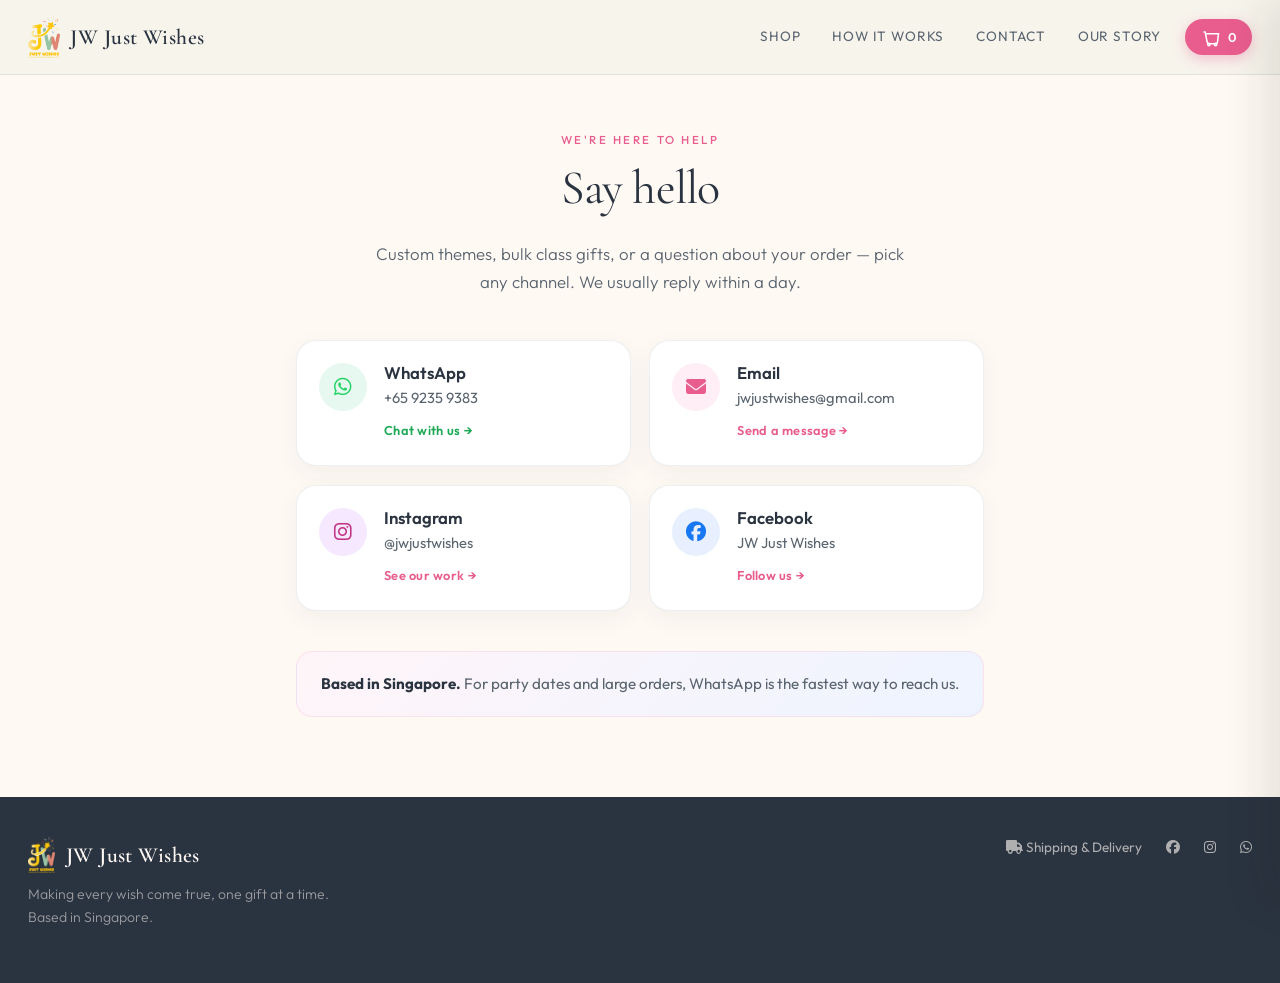
<file: contact.html>
<!DOCTYPE html>
<html lang="en">
<head>
<meta charset="UTF-8">
<meta name="viewport" content="width=device-width, initial-scale=1.0">
<title>Contact Us — JW Just Wishes</title>
<link rel="stylesheet" href="https://cdnjs.cloudflare.com/ajax/libs/font-awesome/6.5.1/css/all.min.css">
<link rel="stylesheet" href="styles.css">
<link rel="icon" type="image/png" href="images/logo.png">
</head>
<body>

<header class="nav">
  <div class="nav-inner">
    <button class="menu-toggle" id="menuToggle" aria-label="Toggle navigation">
      <span></span><span></span><span></span>
    </button>
    <a href="index.html" class="brand">
      <img src="images/NewLogo.png" alt="JW Just Wishes logo" class="brand-mark-img">
      <span class="brand-word">JW Just Wishes</span>
    </a>
    <nav class="nav-links" id="navLinks">
      <a href="shop.html">Shop</a>
      <a href="how.html">How it works</a>
      <a href="contact.html">Contact</a>
      <a href="story.html">Our Story</a>
    </nav>
    <button class="cart-toggle" id="cartToggle" aria-label="Open cart">
      <svg width="20" height="20" viewBox="0 0 24 24" fill="none" stroke="currentColor" stroke-width="1.8"><path d="M3 6h2l2.4 12.2a2 2 0 002 1.8h8.4a2 2 0 002-1.8L21 8H6"/><circle cx="9.5" cy="21" r="1.4"/><circle cx="17.5" cy="21" r="1.4"/></svg>
      <span id="cartCount">0</span>
    </button>
  </div>
</header>

<main class="contact-page">
  <div class="contact-hero">
    <p class="eyebrow">We're here to help</p>
    <h1>Say hello</h1>
    <p class="contact-lead">Custom themes, bulk class gifts, or a question about your order — pick any channel. We usually reply within a day.</p>
  </div>

  <div class="contact-grid">
    <a class="contact-tile contact-tile-wa" href="https://wa.me/6592359383" target="_blank" rel="noopener">
      <span class="contact-tile-icon"><i class="fa-brands fa-whatsapp"></i></span>
      <div class="contact-tile-body">
        <h2>WhatsApp</h2>
        <p class="contact-tile-detail">+65 9235 9383</p>
        <span class="contact-tile-cta">Chat with us →</span>
      </div>
    </a>

    <a class="contact-tile" href="mailto:jwjustwishes@gmail.com">
      <span class="contact-tile-icon"><i class="fa-solid fa-envelope"></i></span>
      <div class="contact-tile-body">
        <h2>Email</h2>
        <p class="contact-tile-detail">jwjustwishes@gmail.com</p>
        <span class="contact-tile-cta">Send a message →</span>
      </div>
    </a>

    <a class="contact-tile" href="https://instagram.com/jwjustwishes" target="_blank" rel="noopener">
      <span class="contact-tile-icon"><i class="fa-brands fa-instagram"></i></span>
      <div class="contact-tile-body">
        <h2>Instagram</h2>
        <p class="contact-tile-detail">@jwjustwishes</p>
        <span class="contact-tile-cta">See our work →</span>
      </div>
    </a>

    <a class="contact-tile" href="https://facebook.com/profile.php?id=61590632560193" target="_blank" rel="noopener">
      <span class="contact-tile-icon"><i class="fa-brands fa-facebook"></i></span>
      <div class="contact-tile-body">
        <h2>Facebook</h2>
        <p class="contact-tile-detail">JW Just Wishes</p>
        <span class="contact-tile-cta">Follow us →</span>
      </div>
    </a>
  </div>

  <div class="contact-note">
    <p><strong>Based in Singapore.</strong> For party dates and large orders, WhatsApp is the fastest way to reach us.</p>
  </div>
</main>

<footer class="site-footer">
  <div class="footer-inner">
    <div>
      <div class="brand footer-brand">
        <span class="logo-chip"><img src="images/NewLogo.png" alt="" class="brand-mark-img"></span>
        <span class="brand-word">JW Just Wishes</span>
      </div>
      <p class="footer-tag">Making every wish come true, one gift at a time.<br>Based in Singapore.</p>
    </div>
    <div class="footer-links">
  <a href="shipping.html"><i class="fa-solid fa-truck"></i> Shipping &amp; Delivery</a>
  <a href="https://facebook.com/profile.php?id=61590632560193" target="_blank" rel="noopener" aria-label="Facebook" class="icon-only-link"><i class="fa-brands fa-facebook"></i></a>
  <a href="https://instagram.com/jwjustwishes" target="_blank" rel="noopener" aria-label="Instagram" class="icon-only-link"><i class="fa-brands fa-instagram"></i></a>
  <a href="https://wa.me/6592359383" target="_blank" rel="noopener" aria-label="WhatsApp" class="icon-only-link"><i class="fa-brands fa-whatsapp"></i></a>
</div>
  </div>
</footer>

<div class="cart-overlay" id="cartOverlay"></div>
<aside class="cart-drawer" id="cartDrawer">
  <div class="cart-head">
    <h3>Your cart</h3>
    <button id="cartClose" aria-label="Close cart">&times;</button>
  </div>
  <div class="cart-items" id="cartItems"></div>
  <div class="cart-foot">
    <div class="shipping-nudge" id="shippingNudge"></div>
    <div class="cart-subtotal"><span>Subtotal</span><span id="cartSubtotal">S$0.00</span></div>
    <div class="cart-subtotal cart-shipping-row"><span>Shipping</span><span id="cartShipping">S$0.00</span></div>
    <div class="cart-subtotal cart-total-row"><span>Total</span><span id="cartTotal">S$0.00</span></div>
    <div class="discount-section">
      <div class="discount-input-group">
        <input type="text" id="discountCodeInput" placeholder="Discount code" autocomplete="off">
        <button type="button" id="applyDiscountBtn">Apply</button>
      </div>
      <p id="discountMessage" class="discount-message"></p>
    </div>
    <button class="btn btn-primary btn-block" id="checkoutBtn">Checkout</button>
    <p class="cart-note">Secure payment via HitPay.</p>
  </div>
</aside>

<script src="script.js"></script>
</body>
</html>
</file>
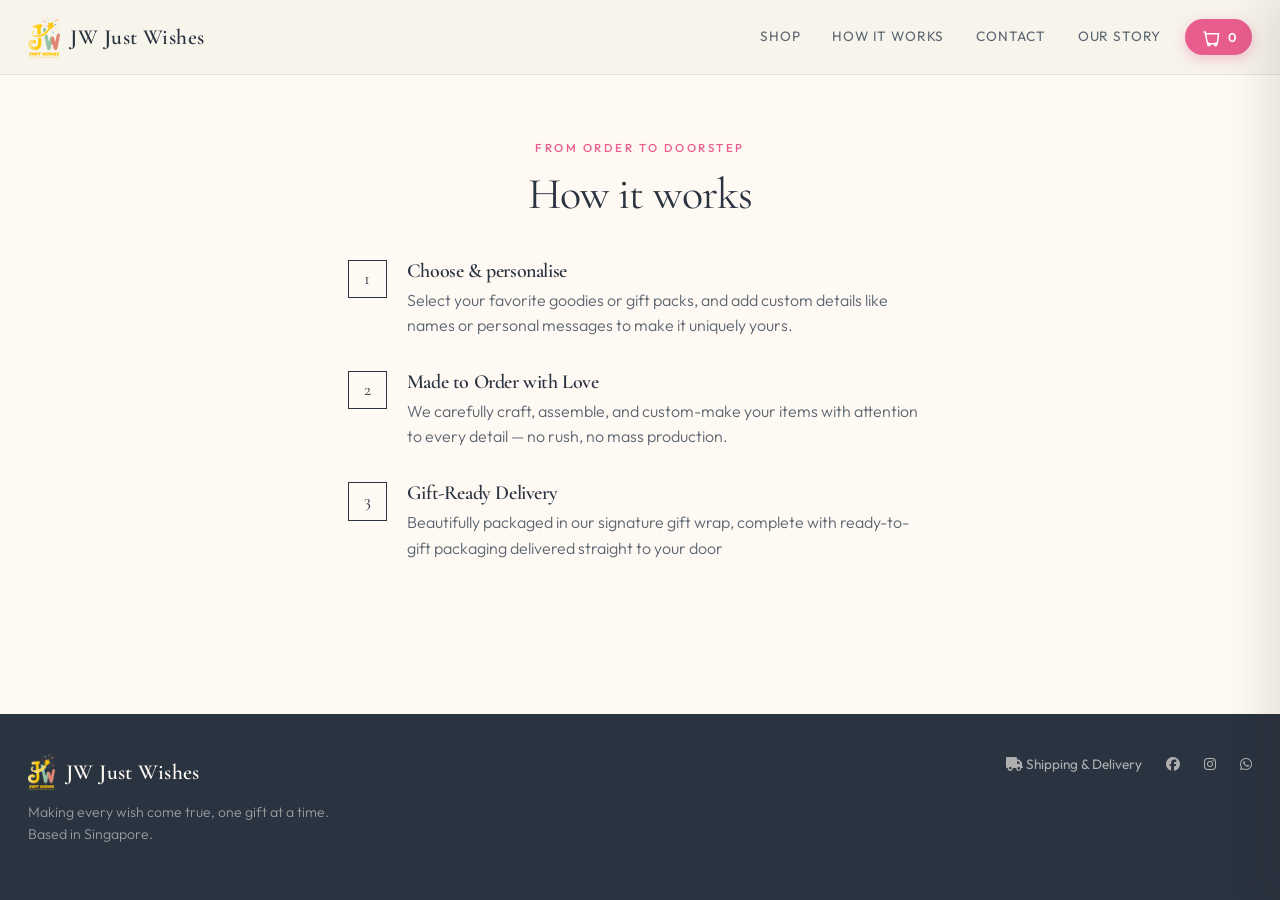
<file: how.html>
<!DOCTYPE html>
<html lang="en">
<head>
<meta charset="UTF-8">
<meta name="viewport" content="width=device-width, initial-scale=1.0">
<title>How It Works — JW Just Wishes</title>
<link rel="stylesheet" href="https://cdnjs.cloudflare.com/ajax/libs/font-awesome/6.5.1/css/all.min.css">
<link rel="preconnect" href="https://fonts.googleapis.com">
<link href="https://fonts.googleapis.com/css2?family=Fraunces:ital,opsz,wght@0,9..144,400;0,9..144,600;1,9..144,500&family=Caveat:wght@500;700&family=Inter:wght@400;500;600&display=swap" rel="stylesheet">
<link href="https://fonts.googleapis.com/css2?family=Aleo:ital,wght@0,400;0,700;1,400&display=swap" rel="stylesheet">
<link rel="stylesheet" href="styles.css">
<link rel="icon" type="image/png" href="images/logo.png">
</head>
<body>

<!-- NAV -->
<header class="nav">
  <div class="nav-inner">
    <button class="menu-toggle" id="menuToggle" aria-label="Toggle navigation">
  <span></span>
  <span></span>
  <span></span>
</button>
    <a href="index.html" class="brand">
      <img src="images/NewLogo.png" alt="JW Just Wishes logo" class="brand-mark-img">
      <span class="brand-word">JW Just Wishes</span>
    </a>
    <nav class="nav-links" id="navLinks">
      <a href="shop.html">Shop</a>
      <a href="how.html">How it works</a>
      <a href="contact.html">Contact</a>
      <a href="story.html">Our Story</a>
    </nav>
    <button class="cart-toggle" id="cartToggle" aria-label="Open cart">
      <svg width="20" height="20" viewBox="0 0 24 24" fill="none" stroke="currentColor" stroke-width="1.8"><path d="M3 6h2l2.4 12.2a2 2 0 002 1.8h8.4a2 2 0 002-1.8L21 8H6"/><circle cx="9.5" cy="21" r="1.4"/><circle cx="17.5" cy="21" r="1.4"/></svg>
      <span id="cartCount">0</span>
    </button>
  </div>
</header>

<!-- HOW IT WORKS CONTENT -->
<section class="how" id="how">
  <div class="section-head">
    <p class="eyebrow">From order to doorstep</p>
    <h2>How it works</h2>
  </div>
  <ol class="how-steps">
    <li>
      <span class="step-index">1</span>
      <div>
        <h3>Choose &amp; personalise</h3>
        <p>Select your favorite goodies or gift packs, and add custom details like names or personal messages to make it uniquely yours.</p>
      </div>
    </li>
    <li>
      <span class="step-index">2</span>
      <div>
        <h3>Made to Order with Love</h3>
        <p>We carefully craft, assemble, and custom-make your items with attention to every detail — no rush, no mass production.</p>
      </div>
    </li>
    <li>
      <span class="step-index">3</span>
      <div>
        <h3>Gift-Ready Delivery</h3>
        <p>Beautifully packaged in our signature gift wrap, complete with ready-to-gift packaging delivered straight to your door</p>
      </div>
    </li>
  </ol>
</section>

<!-- FOOTER -->
<footer class="site-footer" id="contact">
  <div class="footer-inner">
    <div>
      <div class="brand footer-brand">
        <span class="logo-chip"><img src="images/NewLogo.png" alt="JW Just Wishes logo" class="brand-mark-img"></span>
        <span class="brand-word">JW Just Wishes</span>
      </div>
      <p class="footer-tag">Making every wish come true, one gift at a time.<br>Based in Singapore.</p>
    </div>
    <div class="footer-links">
      <a href="shipping.html"><i class="fa-solid fa-truck"></i> Shipping &amp; Delivery</a>
      <a href="https://facebook.com/profile.php?id=61590632560193" target="_blank" rel="noopener" aria-label="Facebook" class="icon-only-link"><i class="fa-brands fa-facebook"></i></a>
      <a href="https://instagram.com/jwjustwishes" target="_blank" rel="noopener" aria-label="Instagram" class="icon-only-link"><i class="fa-brands fa-instagram"></i></a>
      <a href="https://wa.me/6592359383" target="_blank" rel="noopener" aria-label="WhatsApp" class="icon-only-link"><i class="fa-brands fa-whatsapp"></i></a>
    </div>
  </div>
</footer>

<!-- CART DRAWER -->
<div class="cart-overlay" id="cartOverlay"></div>
<aside class="cart-drawer" id="cartDrawer">
  <div class="cart-head">
    <h3>Your cart</h3>
    <button id="cartClose" aria-label="Close cart">&times;</button>
  </div>
  <div class="cart-items" id="cartItems"></div>
  <div class="cart-foot">
    <div class="shipping-nudge" id="shippingNudge"></div>
    <div class="cart-subtotal">
      <span>Subtotal</span>
      <span id="cartSubtotal">S$0.00</span>
    </div>
    <div class="cart-subtotal cart-shipping-row">
      <span>Shipping</span>
      <span id="cartShipping">S$0.00</span>
    </div>
    <div class="cart-subtotal cart-total-row">
      <span>Total</span>
      <span id="cartTotal">S$0.00</span>
    </div>

    <!-- 折扣码输入区域 -->
    <div class="discount-section">
      <div class="discount-input-group">
        <input type="text" id="discountCodeInput" placeholder="Discount code" autocomplete="off">
        <button type="button" id="applyDiscountBtn">Apply</button>
      </div>
      <p id="discountMessage" class="discount-message"></p>
    </div>

    <button class="btn btn-primary btn-block" id="checkoutBtn">Checkout</button>
    <p class="cart-note">Secure payment via Stripe. Personalisation confirmed at checkout.</p>
  </div>
</aside>

<script src="script.js"></script>
</body>
</html>
</file>
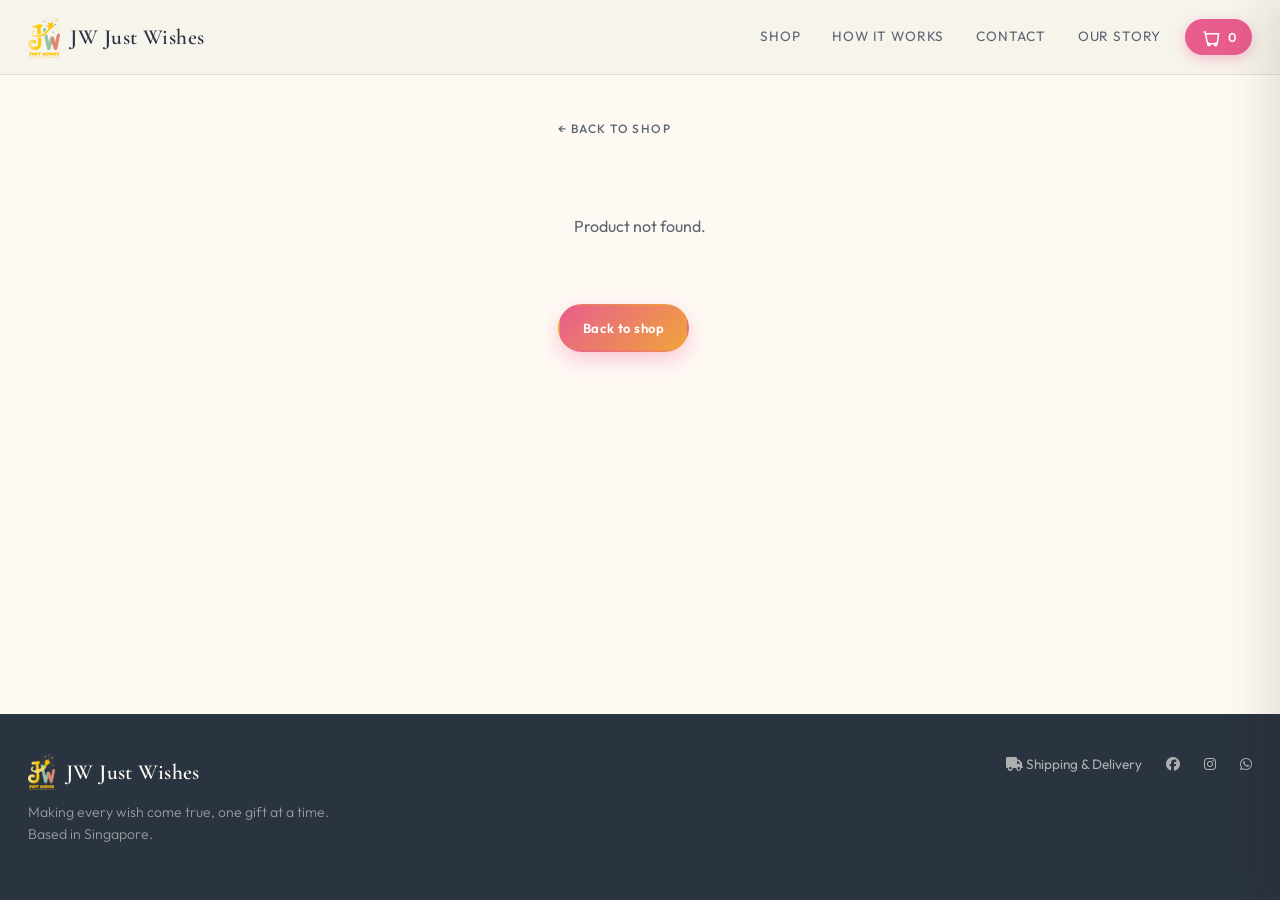
<file: product.html>
<!DOCTYPE html>
<html lang="en">
<head>
<meta charset="UTF-8">
<meta name="viewport" content="width=device-width, initial-scale=1.0">
<title>Product — JW Just Wishes</title>
<meta name="description" content="Customise your gift pack with theme, name and age.">
<link rel="stylesheet" href="https://cdnjs.cloudflare.com/ajax/libs/font-awesome/6.5.1/css/all.min.css">
<link rel="preconnect" href="https://fonts.googleapis.com">
<link href="https://fonts.googleapis.com/css2?family=Fraunces:ital,opsz,wght@0,9..144,400;0,9..144,600;1,9..144,500&family=Inter:wght@400;500;600&family=Fredoka:wght@500;600&family=Pacifico&family=Aleo:wght@400;700&display=swap" rel="stylesheet">
<link rel="stylesheet" href="styles.css">
<link rel="icon" type="image/png" href="images/logo.png">
</head>
<body>

<header class="nav">
  <div class="nav-inner">
    <button class="menu-toggle" id="menuToggle" aria-label="Toggle navigation">
      <span></span><span></span><span></span>
    </button>
    <a href="index.html" class="brand">
      <img src="images/NewLogo.png" alt="JW Just Wishes logo" class="brand-mark-img">
      <span class="brand-word">JW Just Wishes</span>
    </a>
    <nav class="nav-links" id="navLinks">
      <a href="shop.html">Shop</a>
      <a href="how.html">How it works</a>
      <a href="contact.html">Contact</a>
      <a href="story.html">Our Story</a>
    </nav>
    <button class="cart-toggle" id="cartToggle" aria-label="Open cart">
      <svg width="20" height="20" viewBox="0 0 24 24" fill="none" stroke="currentColor" stroke-width="1.8"><path d="M3 6h2l2.4 12.2a2 2 0 002 1.8h8.4a2 2 0 002-1.8L21 8H6"/><circle cx="9.5" cy="21" r="1.4"/><circle cx="17.5" cy="21" r="1.4"/></svg>
      <span id="cartCount">0</span>
    </button>
  </div>
</header>

<main class="product-page" id="productPage">
  <div class="product-page-inner">
    <a href="shop.html" class="back-to-shop">← Back to shop</a>
    <div id="productDetail">
      <p class="product-loading">Loading…</p>
    </div>
  </div>
</main>

<footer class="site-footer" id="contact">
  <div class="footer-inner">
    <div>
      <div class="brand footer-brand">
        <span class="logo-chip"><img src="images/NewLogo.png" alt="JW Just Wishes logo" class="brand-mark-img"></span>
        <span class="brand-word">JW Just Wishes</span>
      </div>
      <p class="footer-tag">Making every wish come true, one gift at a time.<br>Based in Singapore.</p>
    </div>
    <div class="footer-links">
      <a href="shipping.html"><i class="fa-solid fa-truck"></i> Shipping &amp; Delivery</a>
      <a href="https://facebook.com/profile.php?id=61590632560193" target="_blank" rel="noopener" aria-label="Facebook" class="icon-only-link"><i class="fa-brands fa-facebook"></i></a>
      <a href="https://instagram.com/jwjustwishes" target="_blank" rel="noopener" aria-label="Instagram" class="icon-only-link"><i class="fa-brands fa-instagram"></i></a>
      <a href="https://wa.me/6592359383" target="_blank" rel="noopener" aria-label="WhatsApp" class="icon-only-link"><i class="fa-brands fa-whatsapp"></i></a>
    </div>
  </div>
</footer>

<div class="cart-overlay" id="cartOverlay"></div>
<aside class="cart-drawer" id="cartDrawer">
  <div class="cart-head">
    <h3>Your cart</h3>
    <button id="cartClose" aria-label="Close cart">&times;</button>
  </div>
  <div class="cart-items" id="cartItems"></div>
  <div class="cart-foot">
    <div class="shipping-nudge" id="shippingNudge"></div>
    <div class="cart-subtotal">
      <span>Subtotal</span>
      <span id="cartSubtotal">S$0.00</span>
    </div>
    <div class="cart-subtotal cart-shipping-row">
      <span>Shipping</span>
      <span id="cartShipping">S$0.00</span>
    </div>
    <div class="cart-subtotal cart-total-row">
      <span>Total</span>
      <span id="cartTotal">S$0.00</span>
    </div>
    <div class="discount-section">
      <div class="discount-input-group">
        <input type="text" id="discountCodeInput" placeholder="Discount code" autocomplete="off">
        <button type="button" id="applyDiscountBtn">Apply</button>
      </div>
      <p id="discountMessage" class="discount-message"></p>
    </div>
    <button class="btn btn-primary btn-block" id="checkoutBtn">Checkout</button>
    <p class="cart-note">Secure payment via HitPay (PayNow / Card). Personalisation confirmed at checkout.</p>
  </div>
</aside>

<script src="script.js"></script>
</body>
</html>
</file>
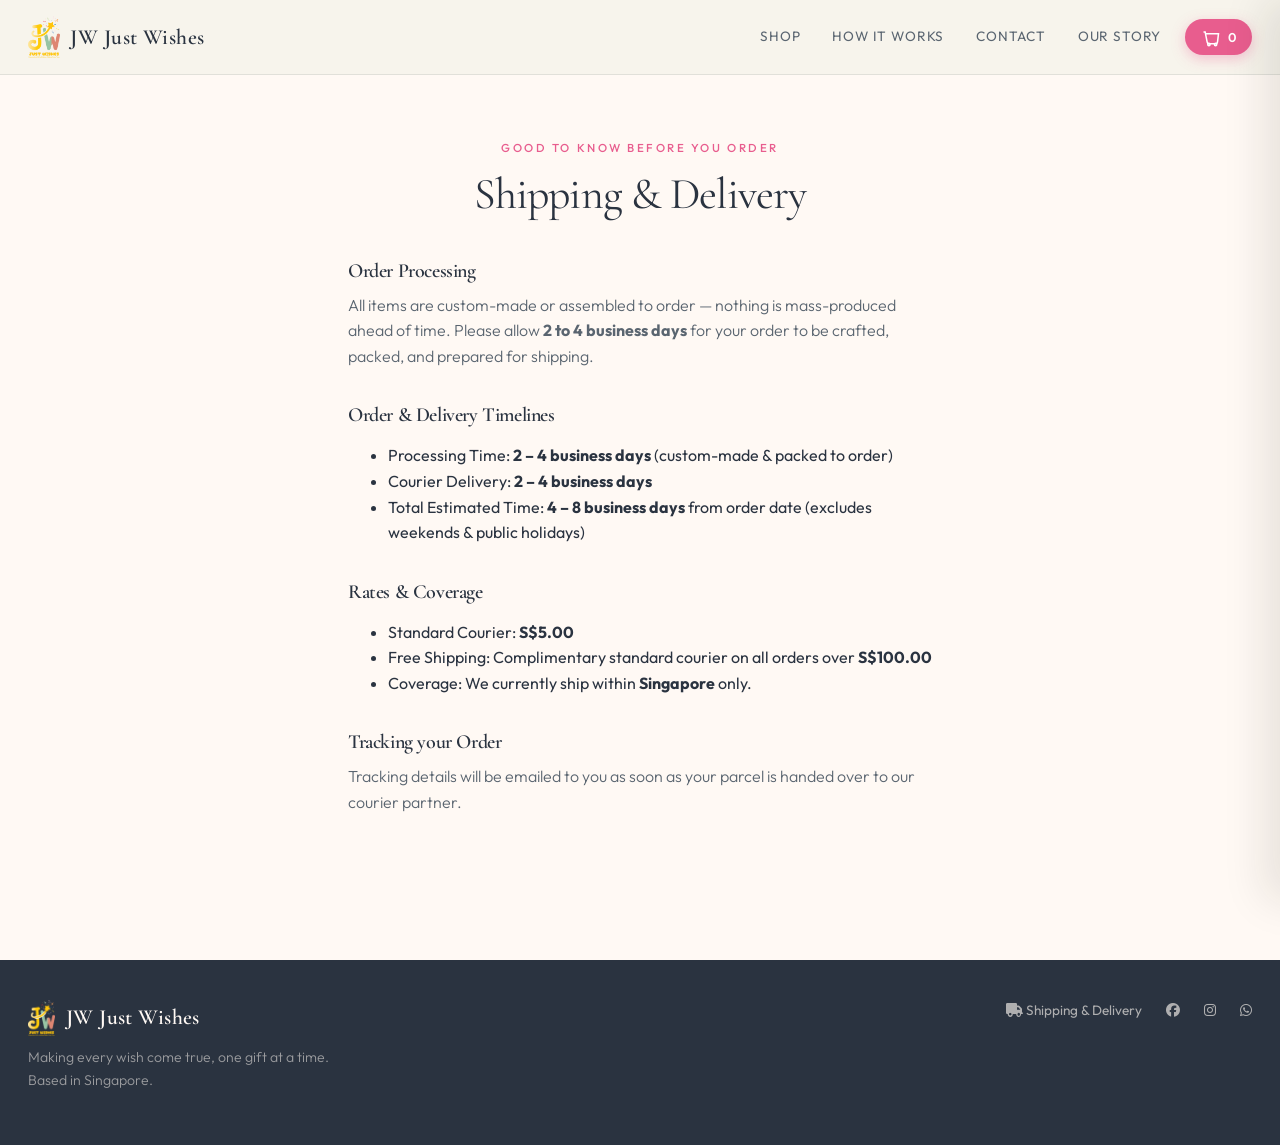
<file: shipping.html>
<!DOCTYPE html>
<html lang="en">
<head>
<meta charset="UTF-8">
<meta name="viewport" content="width=device-width, initial-scale=1.0">
<title>Shipping &amp; Delivery — JW Just Wishes</title>
<link rel="stylesheet" href="https://cdnjs.cloudflare.com/ajax/libs/font-awesome/6.5.1/css/all.min.css">
<link rel="preconnect" href="https://fonts.googleapis.com">
<link href="https://fonts.googleapis.com/css2?family=Fraunces:ital,opsz,wght@0,9..144,400;0,9..144,600;1,9..144,500&family=Caveat:wght@500;700&family=Inter:wght@400;500;600&display=swap" rel="stylesheet">
<link href="https://fonts.googleapis.com/css2?family=Aleo:ital,wght@0,400;0,700;1,400&display=swap" rel="stylesheet">
<link rel="stylesheet" href="styles.css">
<link rel="icon" type="image/png" href="images/logo.png">
</head>
<body>

<!-- NAV -->
<header class="nav">
  <div class="nav-inner">
    <button class="menu-toggle" id="menuToggle" aria-label="Toggle navigation">
  <span></span>
  <span></span>
  <span></span>
</button>
    <a href="index.html" class="brand">
      <img src="images/NewLogo.png" alt="JW Just Wishes logo" class="brand-mark-img">
      <span class="brand-word">JW Just Wishes</span>
    </a>
    <nav class="nav-links" id="navLinks">
      <a href="shop.html">Shop</a>
      <a href="how.html">How it works</a>
      <a href="contact.html">Contact</a>
      <a href="story.html">Our Story</a>
    </nav>
    <button class="cart-toggle" id="cartToggle" aria-label="Open cart">
      <svg width="20" height="20" viewBox="0 0 24 24" fill="none" stroke="currentColor" stroke-width="1.8"><path d="M3 6h2l2.4 12.2a2 2 0 002 1.8h8.4a2 2 0 002-1.8L21 8H6"/><circle cx="9.5" cy="21" r="1.4"/><circle cx="17.5" cy="21" r="1.4"/></svg>
      <span id="cartCount">0</span>
    </button>
  </div>
</header>

<!-- SHIPPING & DELIVERY CONTENT -->
<section class="how" id="shipping">
  <div class="section-head">
    <p class="eyebrow">Good to know before you order</p>
    <h2>Shipping &amp; Delivery</h2>
  </div>

  <div class="policy-content">
    <h3>Order Processing</h3>
    <p>All items are custom-made or assembled to order — nothing is mass-produced ahead of time. Please allow <strong>2 to 4 business days</strong> for your order to be crafted, packed, and prepared for shipping.</p>

    <h3>Order &amp; Delivery Timelines</h3>
    <ul class="policy-list">
      <li>Processing Time: <strong>2 – 4 business days</strong> (custom-made & packed to order)</li>
      <li>Courier Delivery: <strong>2 – 4 business days</strong></li>
      <li>Total Estimated Time: <strong>4 – 8 business days</strong> from order date (excludes weekends & public holidays)</li>
    </ul>
    
    <h3>Rates &amp; Coverage</h3>
    <ul class="policy-list">
      <li>Standard Courier: <strong>S$5.00</strong></li>
      <li>Free Shipping: Complimentary standard courier on all orders over <strong>S$100.00</strong></li>
      <li>Coverage: We currently ship within <strong>Singapore</strong> only.</li>
    </ul>

    <h3>Tracking your Order</h3>
    <p>Tracking details will be emailed to you as soon as your parcel is handed over to our courier partner.</p>
  </div>
</section>

<!-- FOOTER -->
<footer class="site-footer" id="contact">
  <div class="footer-inner">
    <div>
      <div class="brand footer-brand">
        <span class="logo-chip"><img src="images/NewLogo.png" alt="JW Just Wishes logo" class="brand-mark-img"></span>
        <span class="brand-word">JW Just Wishes</span>
      </div>
      <p class="footer-tag">Making every wish come true, one gift at a time.<br>Based in Singapore.</p>
    </div>
    <div class="footer-links">
      <a href="shipping.html"><i class="fa-solid fa-truck"></i> Shipping &amp; Delivery</a>
      <a href="https://facebook.com/profile.php?id=61590632560193" target="_blank" rel="noopener" aria-label="Facebook" class="icon-only-link"><i class="fa-brands fa-facebook"></i></a>
      <a href="https://instagram.com/jwjustwishes" target="_blank" rel="noopener" aria-label="Instagram" class="icon-only-link"><i class="fa-brands fa-instagram"></i></a>
      <a href="https://wa.me/6592359383" target="_blank" rel="noopener" aria-label="WhatsApp" class="icon-only-link"><i class="fa-brands fa-whatsapp"></i></a>
    </div>
  </div>
</footer>

<!-- CART DRAWER -->
<div class="cart-overlay" id="cartOverlay"></div>
<aside class="cart-drawer" id="cartDrawer">
  <div class="cart-head">
    <h3>Your cart</h3>
    <button id="cartClose" aria-label="Close cart">&times;</button>
  </div>
  <div class="cart-items" id="cartItems"></div>
  <div class="cart-foot">
    <div class="shipping-nudge" id="shippingNudge"></div>
    <div class="cart-subtotal">
      <span>Subtotal</span>
      <span id="cartSubtotal">S$0.00</span>
    </div>
    <div class="cart-subtotal cart-shipping-row">
      <span>Shipping</span>
      <span id="cartShipping">S$0.00</span>
    </div>
    <div class="cart-subtotal cart-total-row">
      <span>Total</span>
      <span id="cartTotal">S$0.00</span>
    </div>

<!-- 折扣码输入区域 -->
<div class="discount-section">
  <div class="discount-input-group">
    <input type="text" id="discountCodeInput" placeholder="Discount code" autocomplete="off">
    <button type="button" id="applyDiscountBtn">Apply</button>
  </div>
  <p id="discountMessage" class="discount-message"></p>
</div>

    <button class="btn btn-primary btn-block" id="checkoutBtn">Checkout</button>
    <p class="cart-note">Secure payment via Stripe. Personalisation confirmed at checkout.</p>
  </div>
</aside>

<script src="script.js"></script>
</body>
</html>
</file>
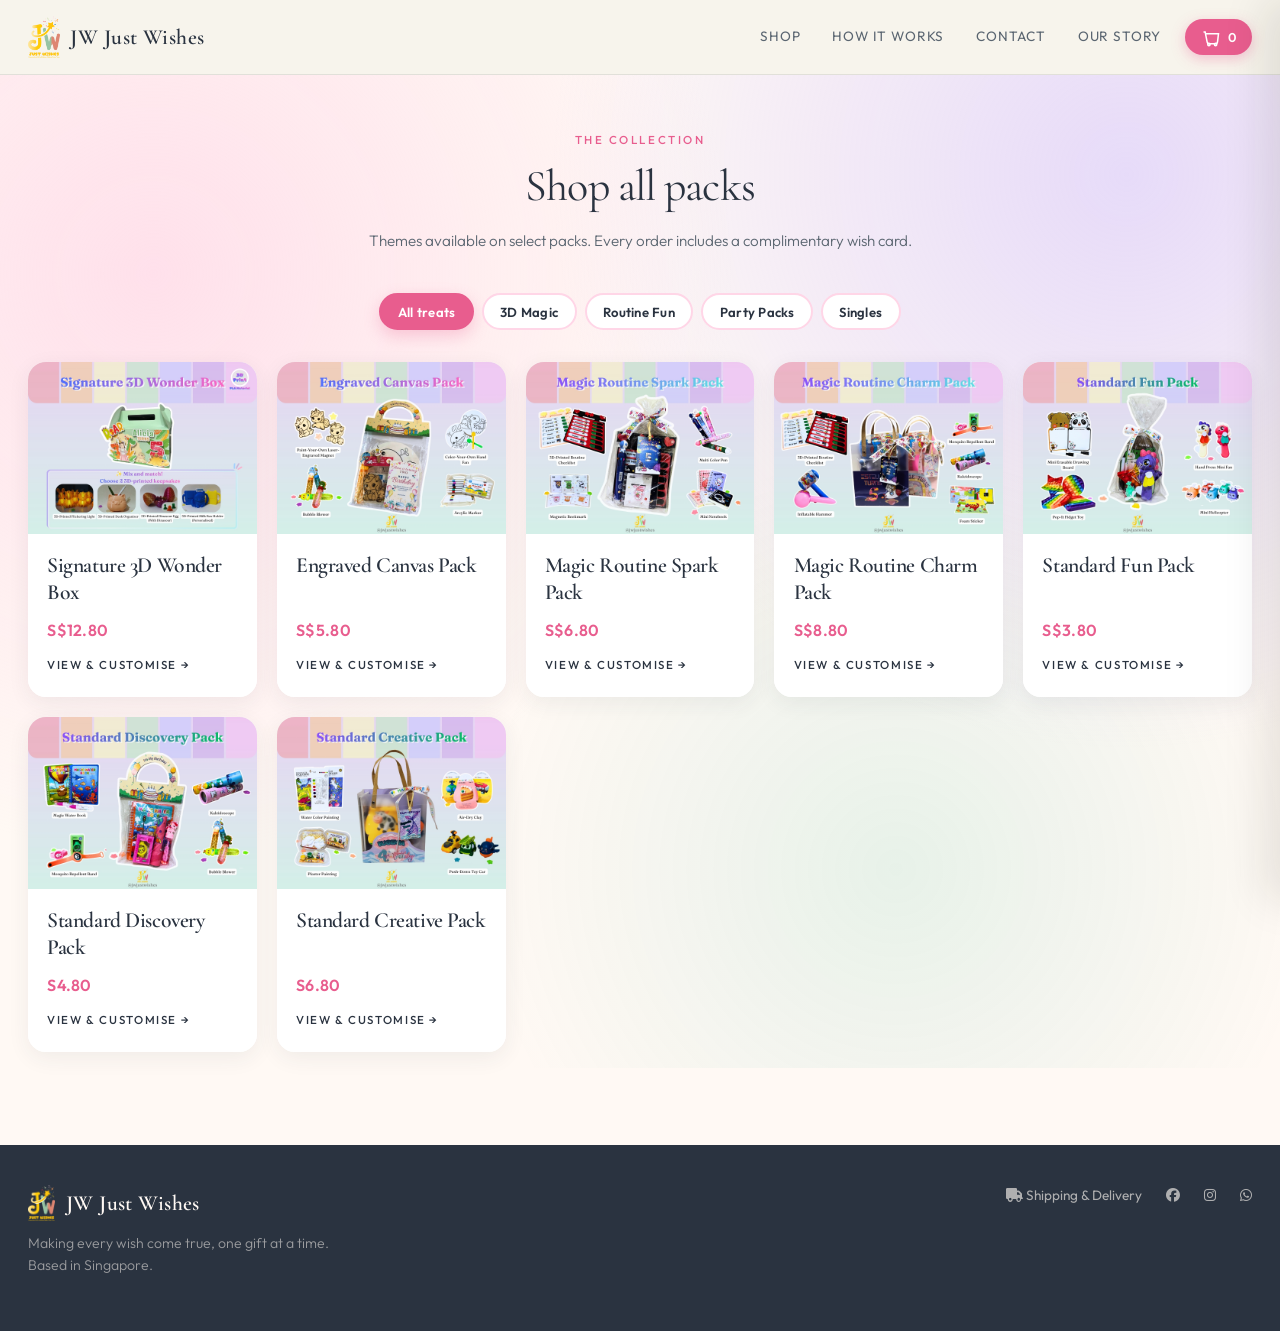
<file: shop.html>
<!DOCTYPE html>
<html lang="en">
<head>
<meta charset="UTF-8">
<meta name="viewport" content="width=device-width, initial-scale=1.0">
<title>Shop — JW Just Wishes</title>
<meta name="description" content="Browse personalised gift packs and keepsakes.">
<link rel="stylesheet" href="https://cdnjs.cloudflare.com/ajax/libs/font-awesome/6.5.1/css/all.min.css">
<link rel="stylesheet" href="styles.css">
<link rel="icon" type="image/png" href="images/logo.png">
</head>
<body>

<header class="nav">
  <div class="nav-inner">
    <button class="menu-toggle" id="menuToggle" aria-label="Toggle navigation">
      <span></span><span></span><span></span>
    </button>
    <a href="index.html" class="brand">
      <img src="images/NewLogo.png" alt="JW Just Wishes" class="brand-mark-img">
      <span class="brand-word">JW Just Wishes</span>
    </a>
    <nav class="nav-links" id="navLinks">
      <a href="shop.html">Shop</a>
      <a href="how.html">How it works</a>
      <a href="contact.html">Contact</a>
      <a href="story.html">Our Story</a>
    </nav>
    <button class="cart-toggle" id="cartToggle" aria-label="Open cart">
      <svg width="20" height="20" viewBox="0 0 24 24" fill="none" stroke="currentColor" stroke-width="1.8"><path d="M3 6h2l2.4 12.2a2 2 0 002 1.8h8.4a2 2 0 002-1.8L21 8H6"/><circle cx="9.5" cy="21" r="1.4"/><circle cx="17.5" cy="21" r="1.4"/></svg>
      <span id="cartCount">0</span>
    </button>
  </div>
</header>

<section class="shop" id="shop" style="padding-top: 3.5rem;">
  <div class="section-head">
    <p class="eyebrow">The collection</p>
    <h2>Shop all packs</h2>
    <p class="shop-note">Themes available on select packs. Every order includes a complimentary wish card.</p>
  </div>

  <div class="shop-filters" role="tablist" aria-label="Categories">
    <button type="button" class="shop-filter-pill active" data-filter-category="all" onclick="filterShop('all', this)">All treats</button>
    <button type="button" class="shop-filter-pill" data-filter-category="signature" onclick="filterShop('signature', this)">3D Magic</button>
    <button type="button" class="shop-filter-pill" data-filter-category="magic-routine" onclick="filterShop('magic-routine', this)">Routine Fun</button>
    <button type="button" class="shop-filter-pill" data-filter-category="standard" onclick="filterShop('standard', this)">Party Packs</button>
    <button type="button" class="shop-filter-pill" data-filter-category="singles" onclick="filterShop('singles', this)">Singles</button>
  </div>

  <div class="product-grid" id="productGrid"></div>
</section>
<br><br><br>

  
<footer class="site-footer">
  <div class="footer-inner">
    <div>
      <div class="brand footer-brand">
        <span class="logo-chip"><img src="images/NewLogo.png" alt="" class="brand-mark-img"></span>
        <span class="brand-word">JW Just Wishes</span>
      </div>
      <p class="footer-tag">Making every wish come true, one gift at a time.<br>Based in Singapore.</p>
    </div>
    <div class="footer-links">
  <a href="shipping.html"><i class="fa-solid fa-truck"></i> Shipping &amp; Delivery</a>
  <a href="https://facebook.com/profile.php?id=61590632560193" target="_blank" rel="noopener" aria-label="Facebook" class="icon-only-link"><i class="fa-brands fa-facebook"></i></a>
  <a href="https://instagram.com/jwjustwishes" target="_blank" rel="noopener" aria-label="Instagram" class="icon-only-link"><i class="fa-brands fa-instagram"></i></a>
  <a href="https://wa.me/6592359383" target="_blank" rel="noopener" aria-label="WhatsApp" class="icon-only-link"><i class="fa-brands fa-whatsapp"></i></a>
</div>
  </div>
</footer>

<div class="cart-overlay" id="cartOverlay"></div>
<aside class="cart-drawer" id="cartDrawer">
  <div class="cart-head">
    <h3>Your cart</h3>
    <button id="cartClose" aria-label="Close">&times;</button>
  </div>
  <div class="cart-items" id="cartItems"></div>
  <div class="cart-foot">
    <div class="shipping-nudge" id="shippingNudge"></div>
    <div class="cart-subtotal"><span>Subtotal</span><span id="cartSubtotal">S$0.00</span></div>
    <div class="cart-subtotal cart-shipping-row"><span>Shipping</span><span id="cartShipping">S$0.00</span></div>
    <div class="cart-subtotal cart-total-row"><span>Total</span><span id="cartTotal">S$0.00</span></div>
    <div class="discount-section">
      <div class="discount-input-group">
        <input type="text" id="discountCodeInput" placeholder="Discount code" autocomplete="off">
        <button type="button" id="applyDiscountBtn">Apply</button>
      </div>
      <p id="discountMessage" class="discount-message"></p>
    </div>
    <button class="btn btn-primary btn-block" id="checkoutBtn">Checkout</button>
    <p class="cart-note">Secure payment via HitPay.</p>
  </div>
</aside>

<script src="script.js"></script>
</body>
</html>
</file>
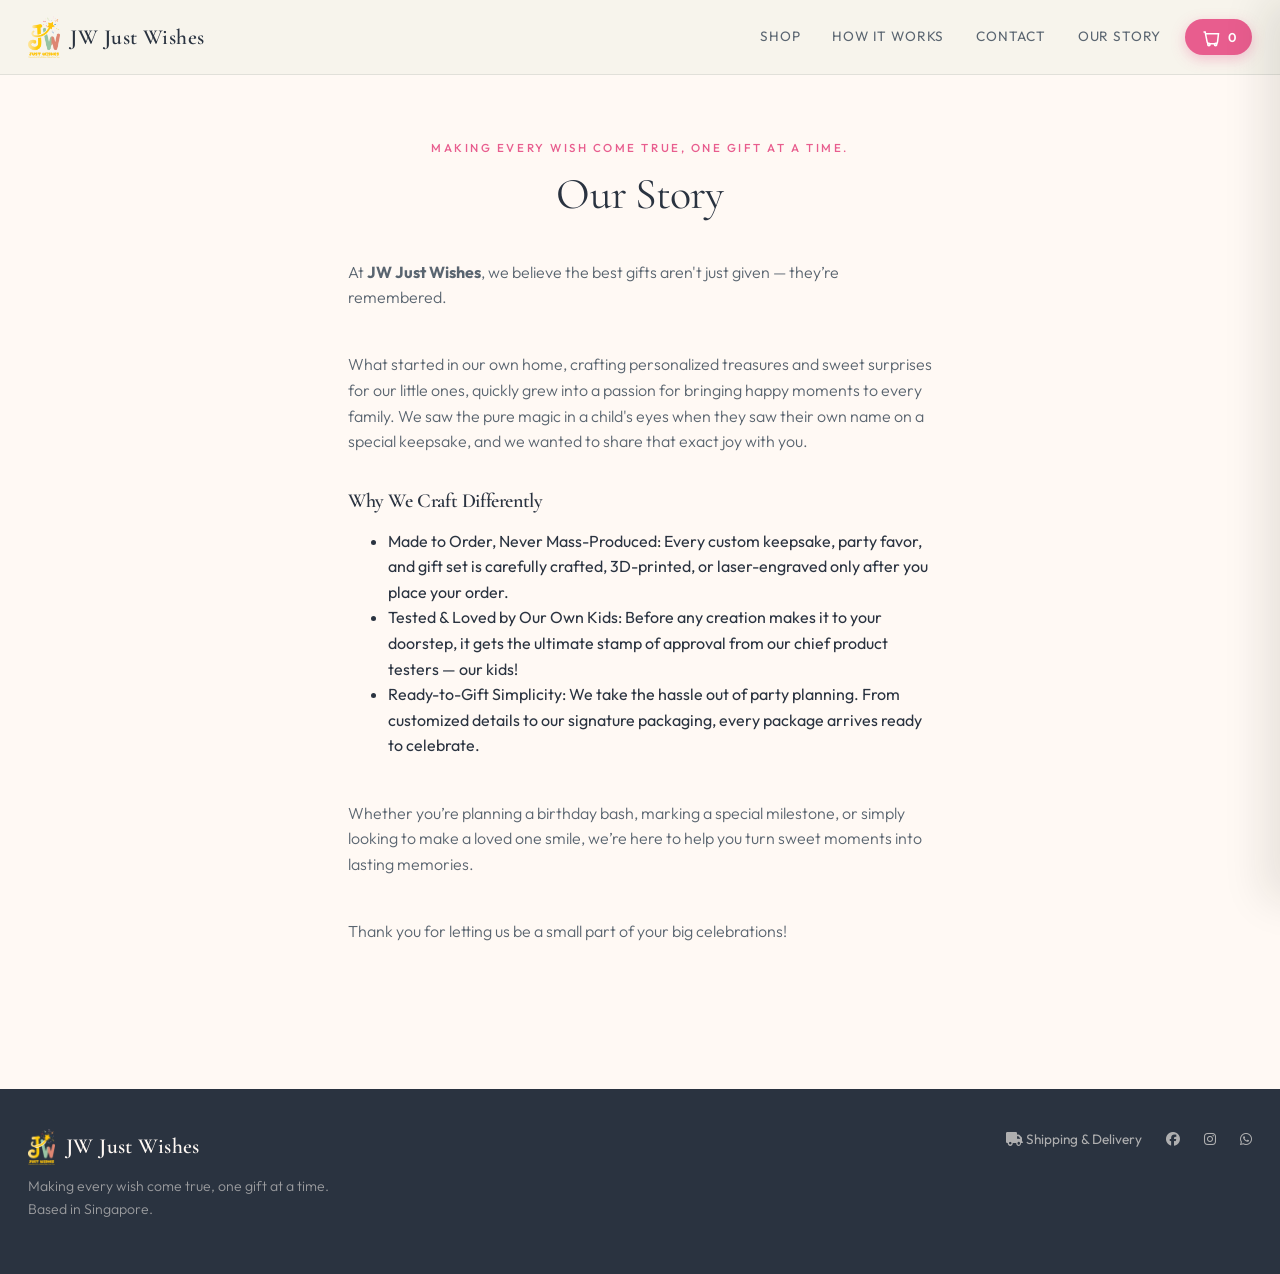
<file: story.html>
<!DOCTYPE html>
<html lang="en">
<head>
<meta charset="UTF-8">
<meta name="viewport" content="width=device-width, initial-scale=1.0">
<title>Our Story — JW Just Wishes</title>
<link rel="stylesheet" href="https://cdnjs.cloudflare.com/ajax/libs/font-awesome/6.5.1/css/all.min.css">
<link rel="preconnect" href="https://fonts.googleapis.com">
<link href="https://fonts.googleapis.com/css2?family=Fraunces:ital,opsz,wght@0,9..144,400;0,9..144,600;1,9..144,500&family=Caveat:wght@500;700&family=Inter:wght@400;500;600&display=swap" rel="stylesheet">
<link href="https://fonts.googleapis.com/css2?family=Aleo:ital,wght@0,400;0,700;1,400&display=swap" rel="stylesheet">
<link rel="stylesheet" href="styles.css">
<link rel="icon" type="image/png" href="images/logo.png">
</head>
<body>

<!-- NAV -->
<header class="nav">
  <div class="nav-inner">
    <button class="menu-toggle" id="menuToggle" aria-label="Toggle navigation">
  <span></span>
  <span></span>
  <span></span>
</button>
    <a href="index.html" class="brand">
      <img src="images/NewLogo.png" alt="JW Just Wishes logo" class="brand-mark-img">
      <span class="brand-word">JW Just Wishes</span>
    </a>
    <nav class="nav-links" id="navLinks">
      <a href="shop.html">Shop</a>
      <a href="how.html">How it works</a>
      <a href="contact.html">Contact</a>
      <a href="story.html">Our Story</a>
    </nav>
    <button class="cart-toggle" id="cartToggle" aria-label="Open cart">
      <svg width="20" height="20" viewBox="0 0 24 24" fill="none" stroke="currentColor" stroke-width="1.8"><path d="M3 6h2l2.4 12.2a2 2 0 002 1.8h8.4a2 2 0 002-1.8L21 8H6"/><circle cx="9.5" cy="21" r="1.4"/><circle cx="17.5" cy="21" r="1.4"/></svg>
      <span id="cartCount">0</span>
    </button>
  </div>
</header>


<!-- OUR STORY CONTENT -->
<section class="how" id="story">
  <div class="section-head">
    <p class="eyebrow">Making every wish come true, one gift at a time.</p>
    <h2>Our Story</h2>
  </div>

  <div class="policy-content">
    <p>At <strong>JW Just Wishes</strong>, we believe the best gifts aren't just given — they’re remembered.</p><br>
    <p>What started in our own home, crafting personalized treasures and sweet surprises for our little ones, quickly grew into a passion for bringing happy moments to every family. We saw the pure magic in a child's eyes when they saw their own name on a special keepsake, and we wanted to share that exact joy with you.</p>

    <h3>Why We Craft Differently</h3>
    <ul class="policy-list">
      <li>Made to Order, Never Mass-Produced: Every custom keepsake, party favor, and gift set is carefully crafted, 3D-printed, or laser-engraved only after you place your order.</li>
      <li>Tested & Loved by Our Own Kids: Before any creation makes it to your doorstep, it gets the ultimate stamp of approval from our chief product testers — our kids!</li>
      <li>Ready-to-Gift Simplicity: We take the hassle out of party planning. From customized details to our signature packaging, every package arrives ready to celebrate.</li>
    </ul>
    <br>
    <p>Whether you’re planning a birthday bash, marking a special milestone, or simply looking to make a loved one smile, we’re here to help you turn sweet moments into lasting memories.</p><br>
     <p>Thank you for letting us be a small part of your big celebrations!</p>
  </div>
</section>

<!-- FOOTER -->
<footer class="site-footer" id="contact">
  <div class="footer-inner">
    <div>
      <div class="brand footer-brand">
        <span class="logo-chip"><img src="images/NewLogo.png" alt="JW Just Wishes logo" class="brand-mark-img"></span>
        <span class="brand-word">JW Just Wishes</span>
      </div>
      <p class="footer-tag">Making every wish come true, one gift at a time.<br>Based in Singapore.</p>
    </div>
    <div class="footer-links">
      <a href="shipping.html"><i class="fa-solid fa-truck"></i> Shipping &amp; Delivery</a>
      <a href="https://facebook.com/profile.php?id=61590632560193" target="_blank" rel="noopener" aria-label="Facebook" class="icon-only-link"><i class="fa-brands fa-facebook"></i></a>
      <a href="https://instagram.com/jwjustwishes" target="_blank" rel="noopener" aria-label="Instagram" class="icon-only-link"><i class="fa-brands fa-instagram"></i></a>
      <a href="https://wa.me/6592359383" target="_blank" rel="noopener" aria-label="WhatsApp" class="icon-only-link"><i class="fa-brands fa-whatsapp"></i></a>
    </div>
  </div>
</footer>

<!-- CART DRAWER -->
<div class="cart-overlay" id="cartOverlay"></div>
<aside class="cart-drawer" id="cartDrawer">
  <div class="cart-head">
    <h3>Your cart</h3>
    <button id="cartClose" aria-label="Close cart">&times;</button>
  </div>
  <div class="cart-items" id="cartItems"></div>
  <div class="cart-foot">
    <div class="shipping-nudge" id="shippingNudge"></div>
    <div class="cart-subtotal">
      <span>Subtotal</span>
      <span id="cartSubtotal">S$0.00</span>
    </div>
    <div class="cart-subtotal cart-shipping-row">
      <span>Shipping</span>
      <span id="cartShipping">S$0.00</span>
    </div>
    <div class="cart-subtotal cart-total-row">
      <span>Total</span>
      <span id="cartTotal">S$0.00</span>
    </div>

    <!-- 折扣码输入区域 -->
    <div class="discount-section">
      <div class="discount-input-group">
        <input type="text" id="discountCodeInput" placeholder="Discount code" autocomplete="off">
        <button type="button" id="applyDiscountBtn">Apply</button>
      </div>
      <p id="discountMessage" class="discount-message"></p>
    </div>

    <button class="btn btn-primary btn-block" id="checkoutBtn">Checkout</button>
    <p class="cart-note">Secure payment via Stripe. Personalisation confirmed at checkout.</p>
  </div>
</aside>

<script src="script.js"></script>
</body>
</html>
</file>
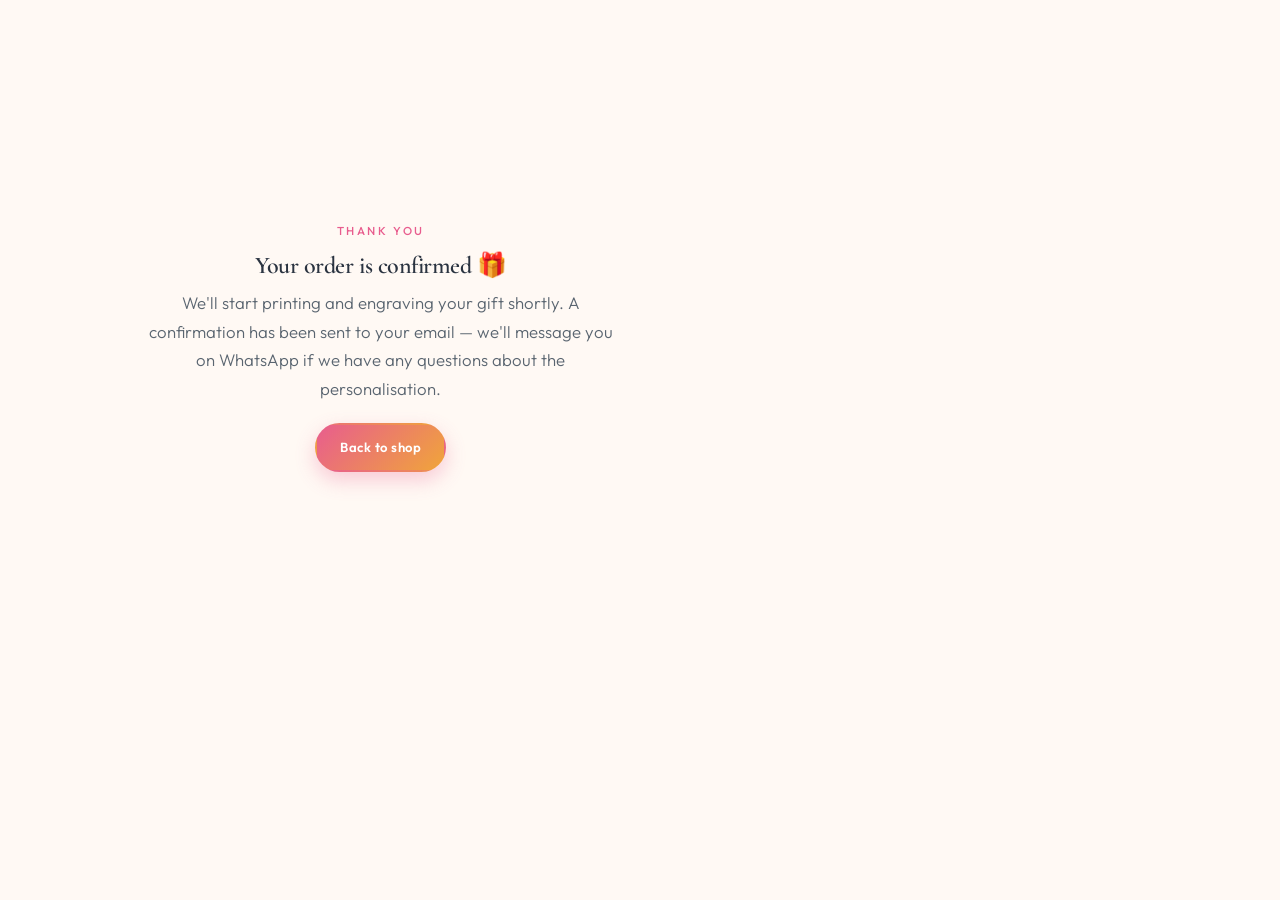
<file: success.html>
<!DOCTYPE html>
<html lang="en">
<head>
<meta charset="UTF-8">
<meta name="viewport" content="width=device-width, initial-scale=1.0">
<title>Order confirmed — JW Just Wishes</title>
<link href="https://fonts.googleapis.com/css2?family=Fraunces:wght@600&family=Inter:wght@400;500&display=swap" rel="stylesheet">
<link rel="stylesheet" href="styles.css">
</head>
<body>
  <section class="hero" style="text-align:center;">
    <div class="hero-inner" style="grid-template-columns: 1fr; justify-items:center;">
      <div>
        <p class="eyebrow">Thank you</p>
        <h1>Your order is confirmed 🎁</h1>
        <p class="lede" style="margin:0 auto;">We'll start printing and engraving your gift shortly. A confirmation has been sent to your email — we'll message you on WhatsApp if we have any questions about the personalisation.</p>
        <a href="index.html" class="btn btn-primary" style="margin-top:1.5em;">Back to shop</a>
      </div>
    </div>
  </section>
</body>
</html>
</file>
<file: styles.css>
/* ============================================================
   JW Just Wishes — Atelier edition
   Editorial gift boutique · Singapore
   ============================================================ */
@import url('https://fonts.googleapis.com/css2?family=Cormorant+Garamond:ital,wght@0,400;0,600;1,400;1,500&family=Outfit:wght@300;400;500;600&display=swap');

:root {
  --ink: #2a3340;
  --ink-soft: #5a6570;
  --paper: #fff9f4;
  --paper-2: #ffeef5;
  --card: #ffffff;
  --line: rgba(42, 51, 64, 0.1);
  --accent: #e85d8e;          /* birthday pink */
  --accent-deep: #5b8def;     /* sky blue */
  --gold: #f0a53a;            /* sunny gold */
  --sage: #3db89a;            /* mint */
  --blush: #ffd6e7;
  --lilac: #c9b6ff;
  --radius: 18px;
  --radius-lg: 24px;
  --shadow: 0 12px 32px rgba(232, 93, 142, 0.12);
  --font-display: 'Cormorant Garamond', Georgia, serif;
  --font-body: 'Outfit', system-ui, sans-serif;
  font-size: 16px;
}

*, *::before, *::after { box-sizing: border-box; }
html { scroll-behavior: smooth; height: 100%; }
body {
  margin: 0;
  min-height: 100vh;
  display: flex;
  flex-direction: column;
  background: var(--paper);
  color: var(--ink);
  font-family: var(--font-body);
  font-weight: 400;
  line-height: 1.6;
  -webkit-font-smoothing: antialiased;
}
img { max-width: 100%; display: block; }
a { color: inherit; text-decoration: none; }
button { font-family: inherit; }
h1, h2, h3 {
  font-family: var(--font-display);
  font-weight: 600;
  letter-spacing: -0.02em;
  line-height: 1.15;
  margin: 0 0 0.4em;
  color: var(--ink);
}
p { margin: 0 0 1em; }
em { font-style: italic; color: var(--accent); }

.eyebrow {
  font-family: var(--font-body);
  font-size: 0.72rem;
  font-weight: 500;
  letter-spacing: 0.22em;
  text-transform: uppercase;
  color: var(--accent);
  margin: 0 0 1em;
}

/* ---------- Nav ---------- */
.nav {
  position: sticky;
  top: 0;
  z-index: 50;
  background: rgba(247, 243, 236, 0.9);
  backdrop-filter: blur(12px);
  border-bottom: 1px solid var(--line);
  /* for mascot positioning */
}
.nav-inner {
  max-width: 1280px;
  margin: 0 auto;
  padding: 1rem 1.75rem;
  display: flex;
  align-items: center;
  gap: 1.5rem;
}
.brand {
  display: flex;
  align-items: center;
  gap: 0.65rem;
  text-decoration: none;
}
.brand-mark-img { height: 42px; width: auto; }
.brand-word {
  font-family: var(--font-display);
  font-size: 1.35rem;
  font-weight: 600;
  letter-spacing: 0.02em;
  color: var(--ink);
}
.nav-links {
  display: flex;
  gap: 2rem;
  margin-left: auto;
  list-style: none;
}
.nav-links a {
  font-size: 0.85rem;
  font-weight: 400;
  letter-spacing: 0.06em;
  text-transform: uppercase;
  color: var(--ink-soft);
  transition: color 0.2s;
}
.nav-links a:hover { color: var(--ink); }
.cart-toggle {
  display: inline-flex;
  align-items: center;
  gap: 0.4rem;
  border: none;
  background: var(--accent);
  color: #fff;
  padding: 0.5rem 1rem;
  font-size: 0.8rem;
  font-weight: 600;
  letter-spacing: 0.03em;
  border-radius: 999px;
  cursor: pointer;
  box-shadow: 0 4px 14px rgba(232, 93, 142, 0.35);
  transition: transform 0.15s, box-shadow 0.15s;
}
.cart-toggle:hover {
  transform: translateY(-2px);
  box-shadow: 0 6px 18px rgba(232, 93, 142, 0.4);
}
.menu-toggle {
  display: none;
  flex-direction: column;
  gap: 5px;
  background: none;
  border: none;
  padding: 0.4rem;
  cursor: pointer;
}
.menu-toggle span {
  display: block;
  width: 22px;
  height: 1.5px;
  background: var(--ink);
}

/* ---------- Buttons ---------- */
.btn {
  display: inline-flex;
  align-items: center;
  justify-content: center;
  padding: 0.9em 1.75em;
  border: 2px solid var(--ink);
  background: transparent;
  color: var(--ink);
  font-family: var(--font-body);
  font-size: 0.82rem;
  font-weight: 600;
  letter-spacing: 0.04em;
  text-transform: none;
  border-radius: 999px;
  cursor: pointer;
  transition: background 0.2s, color 0.2s, border-color 0.2s, transform 0.15s;
  text-decoration: none;
}
.btn:hover {
  background: var(--ink);
  color: #fff;
  transform: translateY(-2px);
}
.btn-primary {
  background: linear-gradient(135deg, #e85d8e 0%, #f0a53a 100%);
  color: #fff;
  border-color: transparent;
  box-shadow: 0 8px 20px rgba(232, 93, 142, 0.3);
}
.btn-primary:hover {
  background: linear-gradient(135deg, #d94a7c 0%, #e09530 100%);
  border-color: transparent;
  color: #fff;
}
.btn-block { width: 100%; }

/* ---------- Hero (split editorial) ---------- */
.hero {
  max-width: 1280px;
  margin: 0 auto;
  padding: 3.5rem 1.75rem 4rem;
  display: grid;
  grid-template-columns: 1fr 1fr;
  gap: 3rem;
  align-items: center;
  min-height: min(78vh, 720px);
}
.hero-copy h1 {
  font-size: clamp(2.8rem, 5.5vw, 4.2rem);
  font-weight: 400;
  line-height: 1.05;
  margin-bottom: 0.75em;
}
.hero-copy h1 em {
  font-family: var(--font-display);
  font-style: italic;
  font-weight: 400;
  color: var(--accent);
}
.lede {
  font-size: 1.05rem;
  font-weight: 300;
  color: var(--ink-soft);
  max-width: 28em;
  line-height: 1.7;
  margin-bottom: 2em;
}
.hero-actions {
  display: flex;
  flex-wrap: wrap;
  gap: 0.85rem;
}
/* 外层：霓虹光晕不裁切；内层再 overflow 裁圆角图 */
.hero-visual {
  position: relative;
  aspect-ratio: 4/5;
  border-radius: 28px;
  padding: 4px; /* 边框厚度 */
  /* 马卡龙色：粉 / 桃 / 柠 / 薄荷 / 天蓝 / 香芋 */
  background: linear-gradient(
    90deg,
    #ffb3c6,
    #ffd6a5,
    #fdffb6,
    #caffbf,
    #9bf6ff,
    #bdb2ff,
    #ffc6ff,
    #ffb3c6
  );
  background-size: 300% 100%;
  animation: neonRainbow 5s linear infinite;
  box-shadow:
    0 0 14px rgba(255, 179, 198, 0.55),
    0 0 22px rgba(155, 246, 255, 0.35),
    0 0 28px rgba(189, 178, 255, 0.28),
    0 16px 40px rgba(232, 93, 142, 0.08);
  z-index: 0;
}
.hero-visual > .hero-carousel-container {
  position: relative;
  width: 100%;
  height: 100%;
  border-radius: 24px;
  overflow: hidden;
  background: linear-gradient(160deg, #ffeef5, #e8f0ff);
  z-index: 1;
}
.hero-visual img {
  width: 100%;
  height: 100%;
  object-fit: cover;
}
.hero-visual::before { content: none; }
.hero-visual::after {
  content: "";
  position: absolute;
  inset: 14px;
  border-radius: 18px;
  border: 1px solid rgba(255, 255, 255, 0.4);
  pointer-events: none;
  z-index: 4;
}
@keyframes neonRainbow {
  0% { background-position: 0% 50%; }
  100% { background-position: 100% 50%; }
}
@media (prefers-reduced-motion: reduce) {
  .hero-visual { animation: none; }
}
/* Carousel reused inside hero-visual */
.hero-carousel-container {
  width: 100%;
  height: 100%;
  position: relative;
}
.carousel-track {
  position: relative;
  width: 100%;
  height: 100%;
}
.carousel-card {
  position: absolute;
  inset: 0;
  opacity: 0;
  /* 交叉淡入淡出：更长、更柔 */
  transition: opacity 1.35s cubic-bezier(0.4, 0, 0.2, 1);
  pointer-events: none;
  display: flex;
  flex-direction: column;
  background: var(--paper-2);
  z-index: 0;
}
.carousel-card.active {
  opacity: 1;
  z-index: 2;
  pointer-events: auto;
}
.carousel-card.prev {
  opacity: 0;
  z-index: 1; /* 退场时仍叠在下面，方便淡出 */
}
.carousel-card.next {
  opacity: 0;
  z-index: 0;
}
.carousel-card img {
  width: 100%;
  flex: 1;
  object-fit: cover;
  min-height: 0;
  transform: scale(1.03);
  transition: transform 6s ease-out;
}
.carousel-card.active img {
  transform: scale(1);
}
.carousel-card h4 {
  font-family: var(--font-body);
  font-size: 0.75rem;
  font-weight: 500;
  letter-spacing: 0.14em;
  text-transform: uppercase;
  padding: 1rem 1.25rem;
  margin: 0;
  background: var(--card);
  color: var(--ink-soft);
  opacity: 0;
  transform: translateY(6px);
  transition: opacity 0.9s ease 0.25s, transform 0.9s ease 0.25s;
}
.carousel-card.active h4 {
  opacity: 1;
  transform: translateY(0);
}
@media (prefers-reduced-motion: reduce) {
  .carousel-card,
  .carousel-card img,
  .carousel-card h4 {
    transition-duration: 0.01ms !important;
  }
}

/* ---------- Sections ---------- */
.section-head {
  max-width: 720px;
  margin: 0 auto 2.5rem;
  padding: 0 1.75rem;
  text-align: center;
}
.section-head h2 {
  font-size: clamp(2rem, 3.5vw, 2.75rem);
  font-weight: 400;
}
.shop-note {
  font-size: 0.95rem;
  font-weight: 300;
  color: var(--ink-soft);
  margin: 0.75em auto 0;
  max-width: 36em;
}

/* Features strip — clean band with soft polish */
.features-strip {
  border-top: 1px solid rgba(42, 51, 64, 0.06);
  border-bottom: 1px solid rgba(42, 51, 64, 0.06);
  background: linear-gradient(180deg, #ffffff 0%, #fff9f4 100%);
}
.features-grid {
  max-width: 1100px;
  margin: 0 auto;
  padding: 3rem 1.75rem;
  display: grid;
  grid-template-columns: repeat(3, 1fr);
  gap: 0;
}
.feature-card {
  text-align: center;
  padding: 0 1.75rem;
  background: none;
  box-shadow: none;
  border: none;
  border-radius: 0;
  position: relative;
}
/* soft vertical dividers between columns */
.feature-card:not(:last-child)::after {
  content: "";
  position: absolute;
  top: 12%;
  bottom: 12%;
  right: 0;
  width: 1px;
  background: linear-gradient(
    180deg,
    transparent 0%,
    rgba(232, 93, 142, 0.25) 20%,
    rgba(91, 141, 239, 0.25) 80%,
    transparent 100%
  );
}
.feature-icon {
  display: inline-flex;
  align-items: center;
  justify-content: center;
  width: 2.75rem;
  height: 2.75rem;
  margin: 0 auto 1rem;
  font-size: 1.35rem;
  border-radius: 50%;
  background: #ffeef5;
  line-height: 1;
}
.feature-card:nth-child(2) .feature-icon {
  background: #eef3ff;
}
.feature-card:nth-child(3) .feature-icon {
  background: #e8f7f2;
}
.feature-card h3 {
  font-family: var(--font-display);
  font-size: 1.35rem;
  font-weight: 600;
  margin: 0 0 0.45em;
  color: var(--ink);
}
.feature-card p {
  font-size: 0.9rem;
  font-weight: 400;
  color: var(--ink-soft);
  margin: 0 auto;
  line-height: 1.65;
  max-width: 22em;
}
@media (max-width: 880px) {
  .features-grid {
    grid-template-columns: 1fr;
    gap: 2rem;
    max-width: 400px;
    padding: 2.5rem 1.5rem;
  }
  .feature-card {
    padding: 0;
  }
  .feature-card:not(:last-child)::after {
    display: none;
  }
  .feature-card:not(:last-child) {
    padding-bottom: 2rem;
    border-bottom: 1px solid rgba(42, 51, 64, 0.06);
  }
}

/* ---------- Collections (playful kids filters) ---------- */
.collections-section {
  padding: 4rem 0 4.25rem;
  background:
    radial-gradient(circle at 12% 8%, rgba(255, 214, 231, 0.7) 0%, transparent 48%),
    radial-gradient(circle at 92% 18%, rgba(201, 182, 255, 0.42) 0%, transparent 46%),
    radial-gradient(circle at 48% 100%, rgba(255, 230, 184, 0.4) 0%, transparent 52%),
    radial-gradient(circle at 70% 55%, rgba(214, 245, 236, 0.25) 0%, transparent 40%),
    var(--paper);
}
.collection-cards-container {
  display: flex;
  flex-wrap: wrap;
  justify-content: center;
  gap: 0.85rem;
  padding: 0 1.5rem;
  margin-bottom: 2.25rem;
}
.collection-card {
  display: inline-flex;
  flex-direction: column;
  align-items: center;
  justify-content: center;
  gap: 0.4rem;
  min-width: 118px;
  padding: 1rem 1.15rem 0.9rem;
  border: 2.5px solid transparent;
  border-radius: 22px;
  background: var(--card);
  box-shadow: 0 8px 22px rgba(42, 51, 64, 0.07);
  cursor: pointer;
  transition: transform 0.2s ease, box-shadow 0.2s ease, border-color 0.2s ease, background 0.2s ease;
  user-select: none;
  font-family: inherit;
  color: inherit;
}
.collection-card:nth-child(1) { border-color: #ffd6e7; }
.collection-card:nth-child(2) { border-color: #cfe0ff; }
.collection-card:nth-child(3) { border-color: #d4f5ec; }
.collection-card:nth-child(4) { border-color: #ffe6b8; }

.collection-emoji {
  display: inline-flex;
  align-items: center;
  justify-content: center;
  width: 2rem;
  height: 2rem;
  line-height: 1;
}
.collection-emoji svg {
  width: 100%;
  height: 100%;
  color: var(--ink);          /* 线稿颜色 */
}
.collection-card.active .collection-emoji svg {
  color: var(--accent);       /* 选中时用粉色 */
}
.collection-name {
  font-size: 0.82rem;
  font-weight: 600;
  letter-spacing: 0.02em;
  text-transform: none;
  color: var(--ink);
}
.collection-card:hover {
  transform: translateY(-5px);
  box-shadow: 0 16px 32px rgba(42, 51, 64, 0.1);
}

.collection-card.active {
  background: linear-gradient(145deg, #fff 0%, #ffe8f2 100%);
  border-color: var(--accent);
  box-shadow: 0 12px 28px rgba(232, 93, 142, 0.22);
  transform: translateY(-2px) scale(1.04);
}
.collection-card.active .collection-name {
  color: var(--accent);
}

/* ---------- Product grid ---------- */
.shop-section,
#shop {
  padding: 4rem 0 1rem;
  background:
    radial-gradient(circle at 12% 20%, rgba(255, 214, 231, 0.7) 0%, transparent 42%),
    radial-gradient(circle at 88% 10%, rgba(201, 182, 255, 0.45) 0%, transparent 40%),
    radial-gradient(circle at 70% 80%, rgba(61, 184, 154, 0.12) 0%, transparent 35%),
    var(--paper);
}
.shop { padding: 2rem 0 5rem; }
.product-grid {
  max-width: 1280px;
  margin: 0 auto;
  padding: 0 1.75rem;
  display: grid;
  grid-template-columns: repeat(5, 1fr);
  gap: 1.25rem;
}

/* 2. 平板 / 小屏电脑 (<= 1100px)：一行 3 或 4 个（防止卡片太挤） */
@media (max-width: 1100px) {
  .product-grid {
    grid-template-columns: repeat(3, 1fr) !important;
    gap: 1rem !important;
  }
}

/* 手机端 (<= 520px)：依然保持双列 */
@media (max-width: 520px) {
  .product-grid { 
    grid-template-columns: repeat(2, 1fr) !important; 
    gap: 0.75rem !important; /* 缩小卡片间的缝隙，留出更多显示空间 */
  }
}

.product-card,
a.product-card-link {
  display: flex;
  flex-direction: column;
  background: #fff;
  border: none;
  border-radius: 18px;
  overflow: hidden;
  text-decoration: none;
  color: inherit;
  height: 100%;
  box-shadow: 0 6px 22px rgba(42, 51, 64, 0.07) !important;
  transition: transform 0.2s ease, box-shadow 0.2s ease;
}
.product-card:hover,
a.product-card-link:hover {
  transform: translateY(-4px);
  box-shadow: 0 12px 28px rgba(42, 51, 64, 0.12) !important;
}
.product-media {
  aspect-ratio: 4/3;
  background: #f3f0eb;
  overflow: hidden;
  position: relative;
  border-radius: 0;
}
.product-media img {
  width: 100%;
  height: 100%;
  object-fit: contain;
  transition: transform 0.45s ease;
}
a.product-card-link:hover .product-media img {
  transform: scale(1.03);
}
.product-body {
  padding: 1.15rem 1.2rem 1.35rem;
  display: flex;
  flex-direction: column;
  gap: 0.35rem;
  flex: 1;
  background: #fff;
}
.tag-container { min-height: 1.2em; }
.collection-label {
  display: inline-block;
  font-size: 0.68rem;
  font-weight: 600;
  letter-spacing: 0.02em;
  text-transform: none;
  color: #5c6b4f;
  background: #eae0c9;
  padding: 0.2em 0.65em;
  border-radius: 999px;
}
.product-title {
  font-family: var(--font-display);
  font-size: 1.35rem;
  font-weight: 600;
  line-height: 1.25;
  min-height: 2.5em;   /* 约等于两行，短标题也占同样高度 */
  margin: 0;
  color: var(--ink);
}
.product-price {
  font-size: 1rem;
  font-weight: 600;
  letter-spacing: 0.02em;
  color: var(--accent);
  margin: 0.35em 0 0;  /* 与标题间距固定 */
  min-height: 1.4em;    /* 可选，价钱本身高度一致 */
}
.btn-view {
  margin-top: auto;
  padding-top: 0.65em;
  font-size: 0.72rem;
  font-weight: 500;
  letter-spacing: 0.14em;
  text-transform: uppercase;
  color: var(--ink);
  border-bottom: 1px solid transparent;
  align-self: flex-start;
  transition: border-color 0.2s;
}
a.product-card-link:hover .btn-view {
  border-bottom-color: var(--ink);
}

/* Dual image carousel on cards */
.product-media-multi { cursor: pointer; user-select: none; }
.product-media-track {
  position: relative;
  width: 100%;
  height: 100%;
  aspect-ratio: 4/3;
}
.product-media-multi .product-slide {
  position: absolute;
  inset: 0;
  width: 100%;
  height: 100%;
  object-fit: cover;
  opacity: 0;
  transition: opacity 0.4s ease;
}
.product-media-multi .product-slide.is-active {
  opacity: 1;
  z-index: 1;
}
.product-media-dots {
  position: absolute;
  left: 0; right: 0; bottom: 0.75em;
  display: flex;
  justify-content: center;
  gap: 0.35em;
  z-index: 2;
  pointer-events: none;
}
.product-media-dot {
  width: 5px; height: 5px;
  border-radius: 50%;
  background: rgba(255,255,255,0.45);
}
.product-media-dot.is-active { background: #fff; }
.product-media-hint {
  position: absolute;
  top: 0.65em;
  right: 0.65em;
  z-index: 2;
  pointer-events: none;
}
.product-media-count {
  font-size: 0.65rem;
  font-weight: 500;
  letter-spacing: 0.06em;
  color: #fff;
  background: rgba(28, 25, 21, 0.55);
  padding: 0.25em 0.55em;
}
.product-media-hint-text { display: none; }

/* Shop filters */
.shop-filters {
  max-width: 1280px;
  margin: 0 auto 2rem;
  padding: 0 1.75rem;
  display: flex;
  flex-wrap: wrap;
  gap: 0.5rem;
  justify-content: center;
}
.shop-filter-pill {
  appearance: none;
  border: 2px solid #ffd6e7;
  background: #fff;
  color: var(--ink);
  font-family: var(--font-body);
  font-size: 0.82rem;
  font-weight: 600;
  letter-spacing: 0.02em;
  text-transform: none;
  padding: 0.65em 1.25em;
  border-radius: 999px;
  cursor: pointer;
  transition: background 0.2s, color 0.2s, border-color 0.2s, transform 0.15s;
}
.shop-filter-pill:hover {
  border-color: var(--accent);
  transform: translateY(-2px);
}
.shop-filter-pill.active {
  background: var(--accent);
  border-color: var(--accent);
  color: #fff;
  box-shadow: 0 6px 16px rgba(232, 93, 142, 0.28);
}

/* ---------- CTA ---------- */
.cta-banner {
  margin: 2.5rem 0 0;
  padding: 4.5rem 1.75rem;
  background: linear-gradient(135deg, #5b8def 0%, #e85d8e 55%, #f0a53a 100%);
  color: #fff;
  text-align: center;
  border-radius: 0;
}
.cta-banner .eyebrow { color: rgba(255,255,255,0.9); }
.cta-banner h2 {
  color: #fff;
  font-size: clamp(1.9rem, 3.5vw, 2.6rem);
  font-weight: 400;
  max-width: 16em;
  margin: 0 auto 0.6em;
}
.cta-banner .lede {
  color: rgba(255,255,255,0.88);
  margin: 0 auto 1.75em;
}
.cta-banner .btn-primary {
  background: #fff;
  color: var(--accent);
  border-color: #fff;
  box-shadow: 0 8px 24px rgba(0,0,0,0.12);
}
.cta-banner .btn-primary:hover {
  background: #fff5f9;
  color: var(--accent);
  border-color: #fff;
}

/* ---------- Footer ---------- */
.site-footer {
  background: var(--ink);
  color: rgba(247, 243, 236, 0.75);
  padding: 2.5rem 1.75rem;
  margin-top: auto;
}
.footer-inner {
  max-width: 1280px;
  margin: 0 auto;
  display: flex;
  flex-wrap: wrap;
  justify-content: space-between;
  gap: 2rem;
  align-items: flex-start;
}
.footer-brand .brand-word { color: var(--paper); }
.footer-tag {
  font-size: 0.88rem;
  font-weight: 300;
  margin-top: 0.75em;
  line-height: 1.6;
  color: rgba(247, 243, 236, 0.55);
}
.footer-links {
  display: flex;
  gap: 1.5rem;
  align-items: center;
}
.footer-links a {
  font-size: 0.85rem;
  color: rgba(247, 243, 236, 0.65);
  transition: color 0.2s;
}
.footer-links a:hover { color: var(--paper); }
.icon-only-link { font-size: 1.15rem; }

/* ---------- Product detail ---------- */
.product-page {
  max-width: 1200px;
  margin: 0 auto;
  padding: 2.5rem 1.75rem 5rem;
}
.back-to-shop {
  display: inline-block;
  margin-bottom: 1.75rem;
  font-size: 0.75rem;
  font-weight: 500;
  letter-spacing: 0.12em;
  text-transform: uppercase;
  color: var(--ink-soft);
}
.back-to-shop:hover { color: var(--ink); }
.product-detail-layout {
  display: grid;
  grid-template-columns: 1fr 1fr;
  gap: 3.5rem;
  align-items: start;
}
.product-detail-media img {
  height: 100%;
  width: 100%;
  aspect-ratio: 4/3;
  object-fit: contain;
  background: var(--paper-2);
}
.product-detail-info h1 {
  font-size: clamp(1.9rem, 3vw, 2.5rem);
  font-weight: 400;
  margin-bottom: 0.35em;
}
.product-detail-price {
  font-size: 1.1rem;
  font-weight: 400;
  letter-spacing: 0.04em;
  color: var(--ink-soft);
  margin-bottom: 1.25em;
}
.product-desc {
  font-size: 0.95rem;
  font-weight: 300;
  color: var(--ink-soft);
  line-height: 1.7;
}
.product-form {
  margin-top: 2rem;
  padding-top: 1.75rem;
  border-top: 1px solid var(--line);
}
.field-row {
  display: flex;
  flex-direction: column;
  gap: 0.4em;
  margin-bottom: 1.25em;
}
.field-row label {
  font-size: 0.72rem;
  font-weight: 500;
  letter-spacing: 0.12em;
  text-transform: uppercase;
  color: var(--ink-soft);
}
.field-row input,
.field-row textarea {
  padding: 0.75em 0.9em;
  border: 1px solid var(--line);
  border-radius: 0;
  background: var(--card);
  font-family: var(--font-body);
  font-size: 0.95rem;
  color: var(--ink);
  width: 100%;
  transition: border-color 0.15s;
}
.field-row input:focus,
.field-row textarea:focus {
  outline: none;
  border-color: var(--ink);
}
.field-helper {
  font-size: 0.78rem;
  font-weight: 300;
  color: var(--ink-soft);
  margin: 0;
  line-height: 1.45;
}

/* Theme text options */
.theme-options {
  display: flex;
  flex-wrap: wrap;
  gap: 0.45rem;
  margin-top: 0.25em;
}
.theme-option { cursor: pointer; margin: 0; }
.theme-option input {
  position: absolute;
  opacity: 0;
  pointer-events: none;
}
.theme-card {
  display: inline-flex;
  align-items: center;
  justify-content: center;
  padding: 0.7em 1.15em;
  border: 2px solid #ffd6e7;
  border-radius: 999px;
  background: #fff;
  font-size: 0.85rem;
  font-weight: 600;
  letter-spacing: 0.02em;
  color: var(--ink);
  transition: background 0.15s, border-color 0.15s, color 0.15s, transform 0.15s;
}
.theme-option input:checked + .theme-card {
  background: var(--accent);
  border-color: var(--accent);
  color: #fff;
  transform: scale(1.05);
}
.theme-option:hover .theme-card { border-color: var(--ink); }

/* Name card preview */
.name-card-preview { margin: 0.5em 0 1.5em; }
.preview-label {
  font-size: 0.7rem;
  font-weight: 500;
  letter-spacing: 0.14em;
  text-transform: uppercase;
  color: var(--ink-soft);
  margin: 0 0 0.6em;
}
.theme-image-preview .theme-preview-frame {
  position: relative;
  max-width: 280px;
  border: 1px solid var(--line);
  background: #eee;
  box-shadow: var(--shadow);
}
.theme-preview-frame > img#themePreviewImg {
  width: 100%;
  display: block;
}
.theme-preview-frame .preview-name-wrap {
  position: absolute;
  width: 88%;
  max-width: 260px;
  pointer-events: none;
  z-index: 2;
  transform: translate(-50%, -50%);
}
.theme-preview-frame .preview-name-svg {
  width: 100%;
  height: auto;
  display: block;
  overflow: visible;
}
.theme-preview-frame .preview-name-text,
.theme-preview-frame .preview-name-text textPath {
  fill: #fff;
  font-size: 38px;
  font-weight: 700;
  filter: drop-shadow(0 1px 3px rgba(0,0,0,.45));
}
.theme-preview-frame .preview-name-straight {
  margin: 0;
  text-align: center;
  font-family: var(--font-display);
  font-size: 23px;
  font-weight: 600;
  color: #1a1a1a;
  line-height: 1.2;
}
.theme-preview-frame .preview-name-svg[hidden],
.theme-preview-frame .preview-name-straight[hidden] {
  display: none !important;
}
.theme-preview-frame .preview-age {
  position: absolute;
  margin: 0;
  font-family: var(--font-display);
  font-weight: 700;
  color: #fff;
  text-shadow: 0 1px 4px rgba(0,0,0,.5);
  text-align: center;
  z-index: 2;
  pointer-events: none;
}
.theme-preview-frame .preview-age-img {
  position: absolute;
  top: 58%;
  left: 50%;
  transform: translate(-50%, -50%);
  max-width: 36%;
  max-height: 26%;
  object-fit: contain;
  z-index: 2;
  pointer-events: none;
}
.preview-age-img[hidden],
.preview-age[hidden],
.bag-preview-age-img[hidden],
.bag-preview-age[hidden] {
  display: none !important;
}

/* Bag preview */
.bag-preview { margin: 1em 0 1.5em; }
.bag-flip-scene {
  perspective: 1000px;
  max-width: 240px;
  margin: 0.5em 0 0.75em;
}
.bag-flip-card {
  position: relative;
  width: 100%;
  aspect-ratio: 3/4;
  transform-style: preserve-3d;
  transition: transform 0.55s ease;
}
.bag-flip-card.is-flipped { transform: rotateY(180deg); }
.bag-face {
  position: absolute;
  inset: 0;
  backface-visibility: hidden;
  overflow: hidden;
  border: 1px solid var(--line);
  background: var(--paper-2);
}
.bag-face img { width: 100%; height: 100%; object-fit: cover; }
.bag-face-back { transform: rotateY(180deg); }
.bag-face-front { position: relative; }
.bag-name-overlay {
  position: absolute;
  left: 0; right: 0; top: 42%;
  display: flex;
  flex-direction: column;
  align-items: center;
  pointer-events: none;
  z-index: 2;
  text-align: center;
  padding: 0 0.6em;
}
.bag-preview-name,
.bag-preview-age {
  font-family: var(--font-display);
  font-weight: 700;
  color: #fff;
  text-shadow: 0 1px 4px rgba(0,0,0,.5);
  margin: 0;
}
.btn-flip-bag {
  display: inline-block;
  padding: 0.5em 1.1em;
  border: 1px solid var(--ink);
  background: transparent;
  font-size: 0.75rem;
  font-weight: 500;
  letter-spacing: 0.1em;
  text-transform: uppercase;
  cursor: pointer;
}
.btn-flip-bag:hover {
  background: var(--ink);
  color: var(--paper);
}

/* Choose options / multi name */
.choose-options-list {
  display: flex;
  flex-direction: column;
  gap: 0.4em;
}
.choose-option {
  display: flex;
  align-items: center;
  justify-content: flex-start;
  gap: 0.75em;
  padding: 0.7em 0.9em;
  border: 1px solid var(--line);
  background: var(--card);
  font-size: 0.9rem;
  cursor: pointer;
  text-align: left;
}
.choose-option input[type="checkbox"] {
  width: auto;          /* 覆盖 .field-row input 的 width:100% */
  height: 1.1em;
  margin: 0;
  padding: 0;
  flex-shrink: 0;
  border: none;
  appearance: auto;
  -webkit-appearance: checkbox;
}
.choose-option span {
  flex: 1;
  text-align: left;
  line-height: 1.35;
}
.choose-option:has(input:checked) {
  border-color: var(--ink);
  background: rgba(28, 25, 21, 0.04);
}

/* ---------- Cart drawer ---------- */
.cart-overlay {
  position: fixed;
  inset: 0;
  background: rgba(28, 25, 21, 0.35);
  opacity: 0;
  pointer-events: none;
  transition: opacity 0.25s;
  z-index: 60;
}
.cart-overlay.open { opacity: 1; pointer-events: auto; }
.cart-drawer {
  position: fixed;
  top: 0; right: 0;
  height: 100%;
  width: 400px;
  max-width: 94vw;
  background: var(--paper);
  z-index: 70;
  transform: translateX(100%);
  transition: transform 0.3s ease;
  display: flex;
  flex-direction: column;
  box-shadow: -16px 0 40px rgba(28, 25, 21, 0.1);
}
.cart-drawer.open { transform: translateX(0); }
.cart-head {
  display: flex;
  align-items: center;
  justify-content: space-between;
  padding: 1.35rem 1.5rem;
  border-bottom: 1px solid var(--line);
}
.cart-head h3 {
  margin: 0;
  font-size: 1.4rem;
  font-weight: 400;
}
.cart-head button {
  background: none;
  border: none;
  font-size: 1.5rem;
  cursor: pointer;
  color: var(--ink-soft);
  line-height: 1;
}
.cart-items {
  flex: 1;
  overflow-y: auto;
  padding: 1rem 1.5rem;
}
.cart-item {
  display: flex;
  justify-content: space-between;
  gap: 0.8em;
  padding: 1rem 0;
  border-bottom: 1px solid var(--line);
}
.cart-item-name {
  font-family: var(--font-display);
  font-size: 1.1rem;
  font-weight: 600;
}
.cart-personalise {
  display: block;
  font-size: 0.78rem;
  color: var(--ink-soft);
  margin: 0.25em 0;
}
.cart-item-price {
  font-size: 0.85rem;
  color: var(--ink-soft);
}
.cart-item-controls {
  display: flex;
  align-items: center;
  gap: 0.35em;
}
.qty-btn {
  width: 28px; height: 28px;
  border: 1px solid var(--line);
  background: var(--card);
  cursor: pointer;
  font-size: 1rem;
}
.qty-num { min-width: 22px; text-align: center; font-size: 0.9rem; }
.remove-btn {
  background: none;
  border: none;
  color: #a33;
  cursor: pointer;
  font-size: 1rem;
  margin-left: 0.25em;
}
.cart-foot {
  padding: 1.25rem 1.5rem 1.75rem;
  border-top: 1px solid var(--line);
}
.cart-subtotal {
  display: flex;
  justify-content: space-between;
  font-size: 0.9rem;
  margin-bottom: 0.55em;
}
.cart-total-row {
  font-size: 1.05rem;
  font-weight: 500;
  padding-top: 0.65em;
  border-top: 1px solid var(--line);
  margin-top: 0.35em;
}
.cart-note {
  font-size: 0.72rem;
  color: var(--ink-soft);
  text-align: center;
  margin: 0.85em 0 0;
}
.discount-section { margin: 1rem 0; }
.discount-input-group {
  display: flex;
  gap: 0.4rem;
}
.discount-input-group input {
  flex: 1;
  padding: 0.65rem 0.8rem;
  border: 1px solid var(--line);
  background: var(--card);
  font-size: 0.85rem;
  text-transform: uppercase;
}
.discount-input-group button {
  background: var(--ink);
  color: var(--paper);
  border: none;
  padding: 0.65rem 1rem;
  font-size: 0.75rem;
  font-weight: 500;
  letter-spacing: 0.08em;
  text-transform: uppercase;
  cursor: pointer;
}
.shipping-nudge {
  margin: 0 0 1rem;
  padding: 0.75rem 0.9rem;
  background: var(--paper-2);
  font-size: 0.8rem;
  text-align: center;
  color: var(--ink-soft);
}
.shipping-nudge.reached {
  background: rgba(92, 107, 84, 0.12);
  color: var(--sage);
  font-weight: 500;
}
.shipping-nudge-bar-track {
  margin-top: 0.45rem;
  height: 3px;
  background: rgba(0,0,0,0.08);
  overflow: hidden;
}
.shipping-nudge-bar-fill {
  height: 100%;
  background: var(--sage);
  transition: width 0.3s ease;
}
.shipping-nudge:empty { display: none; }

/* Policy pages */
.policy-content {
  max-width: 640px;
  margin: 2em auto 4em;
  padding: 0 1.75rem;
}
.policy-content h3 {
  font-size: 1.25rem;
  margin-top: 1.75em;
  margin-bottom: 0.5em;
}
.policy-content p {
  color: var(--ink-soft);
  font-weight: 300;
}

/* How page */
.how { padding: 4em 0 5em; }
.how-steps {
  max-width: 640px;
  margin: 2.5em auto 0;
  padding: 0 1.75rem;
  list-style: none;
  display: flex;
  flex-direction: column;
  gap: 2rem;
}
.how-steps li {
  display: flex;
  gap: 1.25rem;
  align-items: flex-start;
}
.step-index {
  flex: none;
  width: 2.2em;
  height: 2.2em;
  border: 1px solid var(--ink);
  display: flex;
  align-items: center;
  justify-content: center;
  font-family: var(--font-display);
  font-size: 1.1rem;
}
.how-steps h3 { font-size: 1.25rem; margin-bottom: 0.25em; }
.how-steps p { color: var(--ink-soft); font-weight: 300; margin: 0; }

/* Mobile nav + centered content */
@media (max-width: 880px) {
  .nav-inner {
    position: relative;
    padding-left: 1rem;
    padding-right: 1rem;
    gap: 0.75rem;
  }
  /* 菜单 | Logo …… Cart 贴右，左右边距对称 */
  .menu-toggle { display: flex; flex: none; }
  .brand {
    flex: 1;
    min-width: 0;
  }
  .brand-word {
    font-size: 1.15rem;
  }
  .cart-toggle {
    margin-left: auto;
    flex: none;
  }
  .nav-links {
    display: none;
    position: absolute;
    top: 100%;
    left: 0; right: 0;
    flex-direction: column;
    background: var(--paper);
    border-bottom: 1px solid var(--line);
    padding: 1rem 1rem 1.25rem;
    gap: 1rem;
    margin: 0;
  }
  .nav-links.active { display: flex; }

  .hero {
    grid-template-columns: 1fr;
    min-height: auto;
    padding: 2rem 1.25rem 2.5rem;
    text-align: center;
    justify-items: center;
  }
  .hero-copy {
    width: 100%;
    max-width: 28rem;
    margin: 0 auto;
  }
  .hero-copy .lede {
    margin-left: auto;
    margin-right: auto;
  }
  .hero-actions {
    justify-content: center;
  }
  .hero-visual {
    aspect-ratio: 4/5;
    max-height: 420px;
    width: 100%;
    max-width: 360px;
    margin: 0 auto;
  }
  .features-grid { grid-template-columns: 1fr; gap: 1.75rem; }
  .product-detail-layout { grid-template-columns: 1fr; gap: 2rem; }
}

@media (max-width: 520px) {
  .nav-inner {
    padding-left: 0.9rem;
    padding-right: 0.9rem;
  }
  .brand-mark-img { height: 36px; }
  .cart-toggle {
    padding: 0.45rem 0.85rem;
  }
}

/* Misc helpers from old site */
.age-label { display: none; }
.product-loading, .product-missing {
  text-align: center;
  color: var(--ink-soft);
  padding: 3em 1em;
}
#productAddBtn { margin-top: 0.5em; }
.logo-chip .brand-mark-img { height: 36px; }

/* ==================== Contact page ==================== */
.contact-page {
  max-width: 920px;
  margin: 0 auto;
  padding: 3.5rem 1.5rem 5rem;
}
.contact-hero {
  text-align: center;
  max-width: 34em;
  margin: 0 auto 2.75rem;
}
.contact-hero h1 {
  font-size: clamp(2.2rem, 4vw, 3rem);
  font-weight: 400;
  margin-bottom: 0.5em;
}
.contact-lead {
  font-size: 1.05rem;
  font-weight: 300;
  color: var(--ink-soft, #5a6570);
  line-height: 1.65;
  margin: 0;
}
.contact-grid {
  display: grid;
  grid-template-columns: repeat(2, 1fr);
  gap: 1.15rem;
}
@media (max-width: 640px) {
  .contact-grid { grid-template-columns: 1fr; }
}
.contact-tile {
  display: flex;
  align-items: flex-start;
  gap: 1.1rem;
  padding: 1.4rem 1.35rem;
  background: var(--card, #fff);
  border: 1.5px solid rgba(42, 51, 64, 0.08);
  border-radius: 20px;
  text-decoration: none;
  color: inherit;
  box-shadow: 0 8px 24px rgba(42, 51, 64, 0.05);
  transition: transform 0.2s ease, box-shadow 0.2s ease, border-color 0.2s ease;
}
.contact-tile:hover {
  transform: translateY(-3px);
  box-shadow: 0 14px 32px rgba(232, 93, 142, 0.12);
  border-color: rgba(232, 93, 142, 0.35);
}
.contact-tile-icon {
  flex: none;
  width: 3rem;
  height: 3rem;
  border-radius: 50%;
  display: flex;
  align-items: center;
  justify-content: center;
  font-size: 1.25rem;
  background: #ffeef5;
  color: var(--accent, #e85d8e);
}
.contact-tile-wa .contact-tile-icon {
  background: #e6f8ef;
  color: #25d366;
}
.contact-tile:nth-child(3) .contact-tile-icon {
  background: #f5e8ff;
  color: #c13584;
}
.contact-tile:nth-child(4) .contact-tile-icon {
  background: #e8f0ff;
  color: #1877f2;
}
.contact-tile-body {
  flex: 1;
  min-width: 0;
}
.contact-tile h2 {
  font-family: inherit;
  font-size: 1.05rem;
  font-weight: 600;
  margin: 0 0 0.2em;
  letter-spacing: 0;
  color: var(--ink, #2a3340);
}
.contact-tile-detail {
  font-size: 0.92rem;
  color: var(--ink-soft, #5a6570);
  margin: 0 0 0.55em;
  word-break: break-word;
}
.contact-tile-cta {
  font-size: 0.8rem;
  font-weight: 600;
  color: var(--accent, #e85d8e);
  letter-spacing: 0.02em;
}
.contact-tile-wa .contact-tile-cta { color: #1fa855; }
.contact-note {
  margin-top: 2.5rem;
  text-align: center;
  padding: 1.25rem 1.5rem;
  background: linear-gradient(135deg, #fff5f9 0%, #eef4ff 100%);
  border-radius: 16px;
  border: 1px solid rgba(232, 93, 142, 0.12);
}
.contact-note p {
  margin: 0;
  font-size: 0.95rem;
  color: var(--ink-soft, #5a6570);
  line-height: 1.55;
}
.contact-note strong {
  color: var(--ink, #2a3340);
}


/* Home collections — 50% premium / 50% playful */
.collection-cards-large {
  max-width: 880px;
  width: calc(100% - 3rem);
  margin: 0 auto;
  display: grid;
  grid-template-columns: repeat(4, 1fr);
  gap: 1.05rem;
  padding: 0;
  box-sizing: border-box;
}
@media (max-width: 800px) {
  .collection-cards-large {
    grid-template-columns: repeat(2, 1fr);
  }
}
a.collection-card-link {
  text-decoration: none;
  color: inherit;
  min-height: 160px;
  padding: 1.5rem 1rem 1.35rem;
  min-width: 0;
  border: 2px solid transparent;
  background: #fff;
  box-shadow: 0 8px 24px rgba(42, 51, 64, 0.06);
  border-radius: 24px;
  position: relative;
  overflow: hidden;
  transition: transform 0.25s ease, box-shadow 0.25s ease, border-color 0.25s ease;
}
/* candy pastel borders — playful */
a.collection-card-link:nth-child(1) { border-color: #b8d4ff; }
a.collection-card-link:nth-child(2) { border-color: #9ee5d0; }
a.collection-card-link:nth-child(3) { border-color: #ffd59a; }
a.collection-card-link:nth-child(4) { border-color: #ffb8d4; }

/* soft gradient wash */
a.collection-card-link::after {
  content: "";
  position: absolute;
  left: 0; right: 0; bottom: 0;
  height: 45%;
  pointer-events: none;
  opacity: 0.7;
  background: linear-gradient(180deg, transparent, var(--card-tint, #ffeef5));
}
a.collection-card-link:nth-child(1) { --card-tint: #dce9ff; }
a.collection-card-link:nth-child(2) { --card-tint: #d4f5ea; }
a.collection-card-link:nth-child(3) { --card-tint: #ffe8c4; }
a.collection-card-link:nth-child(4) { --card-tint: #ffd6e8; }

/* little “sticker” dots — playful accent */
a.collection-card-link::before {
  content: "";
  position: absolute;
  top: 12px;
  right: 14px;
  width: 8px;
  height: 8px;
  border-radius: 50%;
  background: var(--dot, #e85d8e);
  opacity: 0.55;
  z-index: 1;
}
a.collection-card-link:nth-child(1)::before { --dot: #5b8def; }
a.collection-card-link:nth-child(2)::before { --dot: #2fa88a; }
a.collection-card-link:nth-child(3)::before { --dot: #f0a53a; }
a.collection-card-link:nth-child(4)::before { --dot: #e85d8e; }

a.collection-card-link .collection-emoji {
  width: 3.15rem;
  height: 3.15rem;
  margin-bottom: 0.6rem;
  border-radius: 50%;
  background: #f7f4ef;
  box-shadow: 0 3px 10px rgba(42, 51, 64, 0.06);
  position: relative;
  z-index: 1;
}
a.collection-card-link:nth-child(1) .collection-emoji { background: #e8f1ff; color: #4a7fd4; }
a.collection-card-link:nth-child(2) .collection-emoji { background: #e3f7ef; color: #289a7c; }
a.collection-card-link:nth-child(3) .collection-emoji { background: #fff3e0; color: #c9841f; }
a.collection-card-link:nth-child(4) .collection-emoji { background: #ffe8f1; color: #d94a7c; }
a.collection-card-link .collection-emoji svg {
  width: 1.45rem;
  height: 1.45rem;
  color: inherit;
}
a.collection-card-link .collection-name {
  font-family: var(--font-display);
  font-size: 1.25rem;
  font-weight: 600;
  letter-spacing: -0.02em;
  position: relative;
  z-index: 1;
}
.collection-sub {
  display: block;
  margin-top: 0.25rem;
  font-size: 0.74rem;
  font-weight: 400;
  color: var(--ink-soft);
  text-align: center;
  line-height: 1.35;
  position: relative;
  z-index: 1;
}
a.collection-card-link:hover .collection-sub { color: var(--ink); }
a.collection-card-link:hover {
  transform: translateY(-6px);
  box-shadow: 0 18px 36px rgba(42, 51, 64, 0.1);
}
a.collection-card-link:nth-child(odd):hover { transform: translateY(-6px) rotate(-1deg); }
a.collection-card-link:nth-child(even):hover { transform: translateY(-6px) rotate(1deg); }

.collections-section .collection-card.active {
  background: #fff;
  transform: none;
}

/* Singles — playful candy strip, still tidy */
.singles-inline {
  display: flex;
  align-items: center;
  gap: 1rem;
  max-width: 880px;
  width: calc(100% - 3rem);
  margin: 1.4rem auto 0;
  padding: 1.1rem 1.4rem;
  box-sizing: border-box;
  background: linear-gradient(110deg, #fff 0%, #fff0f6 40%, #f3eeff 100%);
  border: 2px solid #e8c4ff;
  border-radius: 20px;
  text-decoration: none;
  color: inherit;
  box-shadow: 0 8px 24px rgba(189, 130, 255, 0.12);
  transition: transform 0.2s, box-shadow 0.2s;
}
.singles-inline:hover {
  transform: translateY(-3px) rotate(-0.3deg);
  box-shadow: 0 14px 32px rgba(189, 130, 255, 0.18);
}
.singles-inline-icon {
  flex: none;
  width: 2.75rem;
  height: 2.75rem;
  border-radius: 50%;
  display: flex;
  align-items: center;
  justify-content: center;
  background: #fff;
  color: #c45dff;
  box-shadow: 0 3px 12px rgba(196, 93, 255, 0.2);
}
.singles-inline-icon svg {
  width: 1.25rem;
  height: 1.25rem;
}
.singles-inline-text {
  flex: 1;
  min-width: 0;
  display: flex;
  flex-direction: column;
  gap: 0.12rem;
}
.singles-inline-text strong {
  font-family: var(--font-display);
  font-size: 1.15rem;
  font-weight: 600;
  color: var(--ink);
  letter-spacing: -0.02em;
}
.singles-inline-text span {
  font-size: 0.8rem;
  color: var(--ink-soft);
  line-height: 1.4;
}
.singles-inline-cta {
  flex: none;
  font-size: 0.8rem;
  font-weight: 600;
  color: #fff;
  background: linear-gradient(135deg, #e85d8e 0%, #c45dff 50%, #f0a53a 100%);
  padding: 0.6em 1.15em;
  border-radius: 999px;
  letter-spacing: 0.02em;
  white-space: nowrap;
  box-shadow: 0 4px 14px rgba(196, 93, 255, 0.3);
}
@media (max-width: 560px) {
  .singles-inline-text span { display: none; }
}

.singles-strip { display: none !important; }


/* Singles promo under Collections (not inside the 4 collection cards) */
.singles-strip {
  padding: 0 1.5rem 3.5rem;
  background:
    radial-gradient(circle at 20% 40%, rgba(255, 214, 231, 0.55) 0%, transparent 45%),
    radial-gradient(circle at 85% 60%, rgba(201, 182, 255, 0.35) 0%, transparent 40%),
    var(--paper);
}
.singles-strip-inner {
  max-width: 900px;
  margin: 0 auto;
  display: flex;
  align-items: center;
  justify-content: space-between;
  gap: 1.5rem 2rem;
  flex-wrap: wrap;
  padding: 1.75rem 1.75rem;
  background: #fff;
  border-radius: 22px;
  border: 2px solid #e0d4ff;
  box-shadow: 0 10px 28px rgba(42, 51, 64, 0.06);
}
.singles-strip-copy {
  flex: 1;
  min-width: 220px;
}
.singles-strip-copy .eyebrow {
  margin-bottom: 0.4em;
}
.singles-strip-copy h2 {
  font-size: clamp(1.5rem, 2.5vw, 1.9rem);
  font-weight: 500;
  margin: 0 0 0.35em;
}
.singles-strip-copy .shop-note {
  margin: 0;
  max-width: 36em;
  text-align: left;
}
.singles-strip-btn {
  flex: none;
}
@media (max-width: 640px) {
  .singles-strip-inner {
    flex-direction: column;
    text-align: center;
  }
  .singles-strip-copy .shop-note {
    text-align: center;
    margin-left: auto;
    margin-right: auto;
  }
}


/* ---------- Custom notice (premium + playful) ---------- */
.jw-notice {
  position: fixed;
  inset: 0;
  z-index: 200;
  display: flex;
  align-items: center;
  justify-content: center;
  padding: 1.25rem;
  opacity: 0;
  visibility: hidden;
  transition: opacity 0.28s ease, visibility 0.28s ease;
}
.jw-notice.is-open {
  opacity: 1;
  visibility: visible;
}
.jw-notice-backdrop {
  position: absolute;
  inset: 0;
  background: rgba(42, 51, 64, 0.35);
  backdrop-filter: blur(4px);
}
.jw-notice-card {
  position: relative;
  z-index: 1;
  width: min(100%, 360px);
  padding: 1.75rem 1.5rem 1.4rem;
  background: #fff;
  border-radius: 22px;
  border: 2px solid #ffd6e7;
  box-shadow:
    0 20px 50px rgba(42, 51, 64, 0.15),
    0 0 0 1px rgba(255, 255, 255, 0.6) inset;
  text-align: center;
  transform: translateY(12px) scale(0.96);
  transition: transform 0.32s cubic-bezier(0.34, 1.4, 0.64, 1);
}
.jw-notice.is-open .jw-notice-card {
  transform: translateY(0) scale(1);
}
.jw-notice-icon { display: none !important; }
.jw-notice-title {
  font-family: var(--font-display);
  font-size: 1.55rem;
  font-weight: 600;
  margin: 0.15em 0 0.45em;
  color: var(--ink);
  letter-spacing: -0.02em;
}
.jw-notice-msg {
  margin: 0 0 1.25rem;
  font-size: 0.95rem;
  line-height: 1.55;
  color: var(--ink-soft);
}
.jw-notice-btn {
  min-width: 8rem;
  border: none;
}
body.jw-notice-open {
  overflow: hidden;
}


/* ---------- Nav mascot (walks along header) ---------- */
.nav {
  overflow: visible;
}
.nav-mascot-track {
  position: absolute;
  left: 0;
  right: 0;
  top: 0;
  height: 0;
  pointer-events: none;
  z-index: 60;
  overflow: visible;
}
.nav-mascot {
  position: absolute;
  top: -10px;
  left: 0;
  /* 更慢：约 32 秒一个来回 */
  animation: mascotWalk 32s linear infinite;
}
.nav-mascot-img {
  width: 42px;
  height: 42px;
  object-fit: contain;
  display: block;
  filter: drop-shadow(0 2px 6px rgba(42, 51, 64, 0.12));
  animation: mascotBob 0.7s ease-in-out infinite;
}
@keyframes mascotWalk {
  0% { left: -4%; transform: scaleX(1); }
  49% { left: calc(100% - 2.8rem); transform: scaleX(1); }
  50% { left: calc(100% - 2.8rem); transform: scaleX(-1); }
  99% { left: -4%; transform: scaleX(-1); }
  100% { left: -4%; transform: scaleX(1); }
}
@keyframes mascotBob {
  0%, 100% { transform: translateY(0); }
  50% { transform: translateY(-4px); }
}
@media (prefers-reduced-motion: reduce) {
  .nav-mascot,
  .nav-mascot-img { animation: none; }
  .nav-mascot { left: 12%; transform: none; }
}
@media (max-width: 880px) {
  .nav-mascot-img { width: 32px; height: 32px; }
  .nav-mascot { animation-duration: 36s; }
}

/* Corner otter mascot (bottom-right) */
.mascot-track {
  position: fixed;
  bottom: 12px;
  right: 12px;
  width: min(300px, 42vw);
  height: 150px;
  pointer-events: none;
  z-index: 90;
}
/* 藏起来后：只留右下角小按钮 */
.mascot-recall {
  display: none;
  position: absolute;
  bottom: 4px;
  right: 0;
  align-items: center;
  gap: 0.4rem;
  padding: 6px 12px 6px 6px;
  border: 2px solid #ffd166;
  border-radius: 999px;
  background: #fff;
  box-shadow: 0 4px 14px rgba(0, 0, 0, 0.12);
  cursor: pointer;
  pointer-events: auto;
  font-size: 0.75rem;
  font-weight: 600;
  color: #6b4c9a;
  transition: transform 0.2s, box-shadow 0.2s;
}
.mascot-recall img {
  width: 32px;
  height: 32px;
  object-fit: contain;
  border-radius: 50%;
}
.mascot-recall:hover {
  transform: translateY(-2px);
  box-shadow: 0 8px 18px rgba(232, 93, 142, 0.18);
}
.mascot-track.is-hidden .mascot-container {
  display: none;
}
.mascot-track.is-hidden .mascot-recall {
  display: inline-flex;
}
.mascot-track.is-hidden {
  width: auto;
  height: auto;
  min-width: 120px;
  min-height: 48px;
}
/* 丢掉 / 滚回来 */
.mascot-track.is-leaving .mascot-container {
  animation: mascotTossOut 0.42s ease-in forwards;
}
.mascot-track.is-arriving .mascot-container {
  animation: mascotRollIn 0.5s cubic-bezier(0.34, 1.3, 0.64, 1) forwards;
}
@keyframes mascotTossOut {
  0% { opacity: 1; transform: translateX(0) scale(1) rotate(0); }
  100% { opacity: 0; transform: translateX(80px) translateY(40px) scale(0.4) rotate(25deg); }
}
@keyframes mascotRollIn {
  0% { opacity: 0; transform: translateX(60px) scale(0.5) rotate(-20deg); }
  100% { opacity: 1; transform: translateX(0) scale(1) rotate(0); }
}
.mascot-container {
  position: absolute;
  bottom: 0;
  left: 0;
  width: 88px;
  height: 118px;
  cursor: grab;
  pointer-events: auto;
  touch-action: none;
  user-select: none;
  /* 只平移，不翻转 —— 避免气泡文字镜像 */
  animation: cornerWalk 11s ease-in-out infinite;
}
.mascot-container.is-dragging {
  cursor: grabbing;
  z-index: 10;
}
.mascot-container.flung-out {
  animation: none !important;
  transition: transform 0.5s cubic-bezier(0.25, 1, 0.5, 1), opacity 0.5s ease !important;
  opacity: 0;
  pointer-events: none;
  z-index: 10;
}
.mascot-figure {
  width: 100%;
  height: 100%;
  transform-origin: bottom center;
  animation: mascotFace 11s ease-in-out infinite;
}
.mascot-full-body {
  width: 100%;
  height: 100%;
  object-fit: contain;
  transform-origin: bottom center;
  animation: bodyWaddle 0.5s ease-in-out infinite alternate;
  filter: drop-shadow(0 8px 14px rgba(0, 0, 0, 0.18));
}
.coupon-popover {
  position: absolute;
  top: -52px;
  left: 50%;
  transform: translateX(-50%) scale(0);
  background: #fff;
  border: 2px solid #ffd166;
  padding: 8px 12px;
  border-radius: 16px;
  box-shadow: 0 8px 20px rgba(0,0,0,0.12);
  white-space: nowrap;
  text-align: center;
  transition: transform 0.3s cubic-bezier(0.175, 0.885, 0.32, 1.275);
  pointer-events: none;
  z-index: 2;
  /* 文字永远正向 */
  direction: ltr;
  unicode-bidi: isolate;
}
.coupon-popover strong {
  display: block;
  color: #6b4c9a;
  font-size: 0.8rem;
  font-weight: 600;
}
.coupon-popover span {
  display: inline-block;
  margin-top: 0.25rem;
  background: #fff8e7;
  color: #e08e00;
  padding: 2px 8px;
  border-radius: 6px;
  font-weight: 700;
  font-size: 0.78rem;
  letter-spacing: 0.04em;
}
.coupon-popover em {
  display: block;
  margin-top: 0.2rem;
  font-style: normal;
  font-size: 0.65rem;
  color: #999;
}
.mascot-container:hover,
.mascot-container:focus {
  animation-play-state: paused;
  outline: none;
}
.mascot-container:hover .mascot-figure,
.mascot-container:focus .mascot-figure,
.mascot-container:hover .mascot-full-body,
.mascot-container:focus .mascot-full-body {
  animation-play-state: paused;
}
.mascot-container:hover .mascot-figure,
.mascot-container:focus .mascot-figure {
  transform: scale(1.08);
}
.mascot-container:hover .coupon-popover,
.mascot-container:focus .coupon-popover {
  transform: translateX(-50%) scale(1);
}
@keyframes cornerWalk {
  0% { transform: translateX(0); }
  45% { transform: translateX(min(180px, 28vw)); }
  50% { transform: translateX(min(180px, 28vw)); }
  95% { transform: translateX(0); }
  100% { transform: translateX(0); }
}
/* 仅图片左右翻面，与 cornerWalk 同节奏 */
@keyframes mascotFace {
  0%, 49.9% { transform: scaleX(1); }
  50%, 100% { transform: scaleX(-1); }
}
@keyframes bodyWaddle {
  0% { transform: translateY(0) rotate(-3deg); }
  100% { transform: translateY(-5px) rotate(3deg); }
}
@media (max-width: 520px) {
  .mascot-track {
    width: 200px;
    height: 120px;
    bottom: 8px;
    right: 6px;
  }
  .mascot-container {
    width: 72px;
    height: 96px;
  }
}
@media (prefers-reduced-motion: reduce) {
  .mascot-container,
  .mascot-full-body { animation: none; }
}


/* Hide legacy 2D corner / nav mascots (replaced by GLB) */
.mascot-track,
.nav-mascot-track,
.mascot-section {
  display: none !important;
}

/* ---------- Floating GLB mascot (walks along bottom) ---------- */
.glb-mascot-track {
  position: fixed;
  left: 0;
  right: 0;
  bottom: 0;
  height: 140px;
  pointer-events: none;
  z-index: 90;
  overflow: visible;
}
.glb-mascot-container {
  position: absolute;
  bottom: 8px;
  left: 12px;
  width: 110px;
  height: 130px;
  pointer-events: auto;
  cursor: grab;
  touch-action: none;
  user-select: none;
  filter: drop-shadow(0 8px 16px rgba(42, 51, 64, 0.18));
  transition: opacity 0.35s ease, transform 0.35s ease;
}
.glb-mascot-container.is-dragging {
  cursor: grabbing;
  z-index: 95;
}
.glb-mascot-container.is-hidden {
  opacity: 0;
  transform: scale(0.4) translateY(40px);
  pointer-events: none;
}
#mascotCanvas {
  display: block;
  width: 100%;
  height: 100%;
  background: transparent;
}
.glb-mascot-hide {
  position: absolute;
  top: 0;
  right: 0;
  width: 22px;
  height: 22px;
  border: none;
  border-radius: 50%;
  background: rgba(42, 51, 64, 0.55);
  color: #fff;
  font-size: 14px;
  line-height: 1;
  cursor: pointer;
  opacity: 0;
  transition: opacity 0.2s;
  pointer-events: auto;
  z-index: 2;
}
.glb-mascot-container:hover .glb-mascot-hide {
  opacity: 1;
}
.glb-mascot-recall {
  position: absolute;
  bottom: 12px;
  right: 12px;
  display: none;
  align-items: center;
  gap: 0.35rem;
  padding: 6px 12px;
  border: 2px solid #ffd166;
  border-radius: 999px;
  background: #fff;
  box-shadow: 0 4px 14px rgba(0, 0, 0, 0.12);
  cursor: pointer;
  pointer-events: auto;
  font-size: 0.75rem;
  font-weight: 600;
  color: #6b4c9a;
  font-family: var(--font-body, system-ui, sans-serif);
}
.glb-mascot-track.is-hidden .glb-mascot-container {
  display: none;
}
.glb-mascot-track.is-hidden .glb-mascot-recall {
  display: inline-flex;
}
@media (max-width: 520px) {
  .glb-mascot-track { height: 110px; }
  .glb-mascot-container {
    width: 88px;
    height: 104px;
    bottom: 6px;
  }
}
@media (prefers-reduced-motion: reduce) {
  .glb-mascot-container {
    transition: none;
  }
}
</file>
